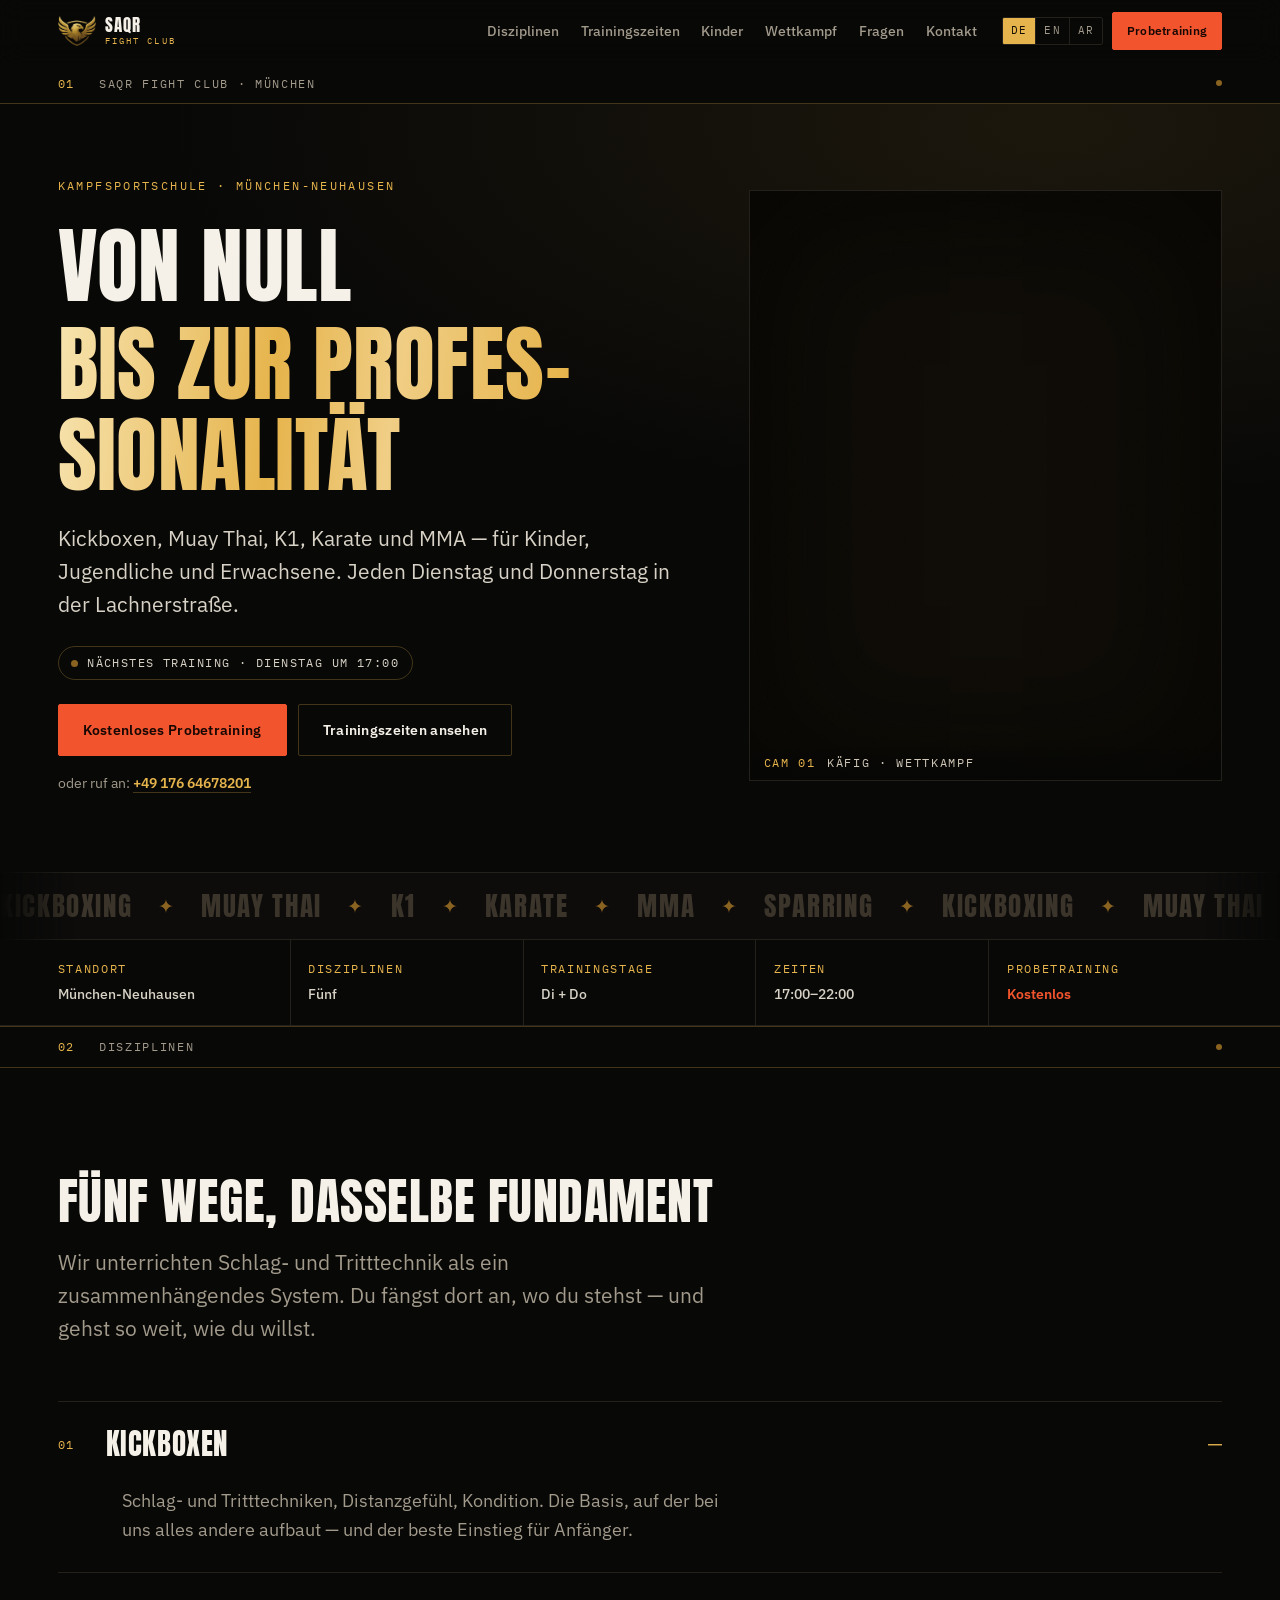
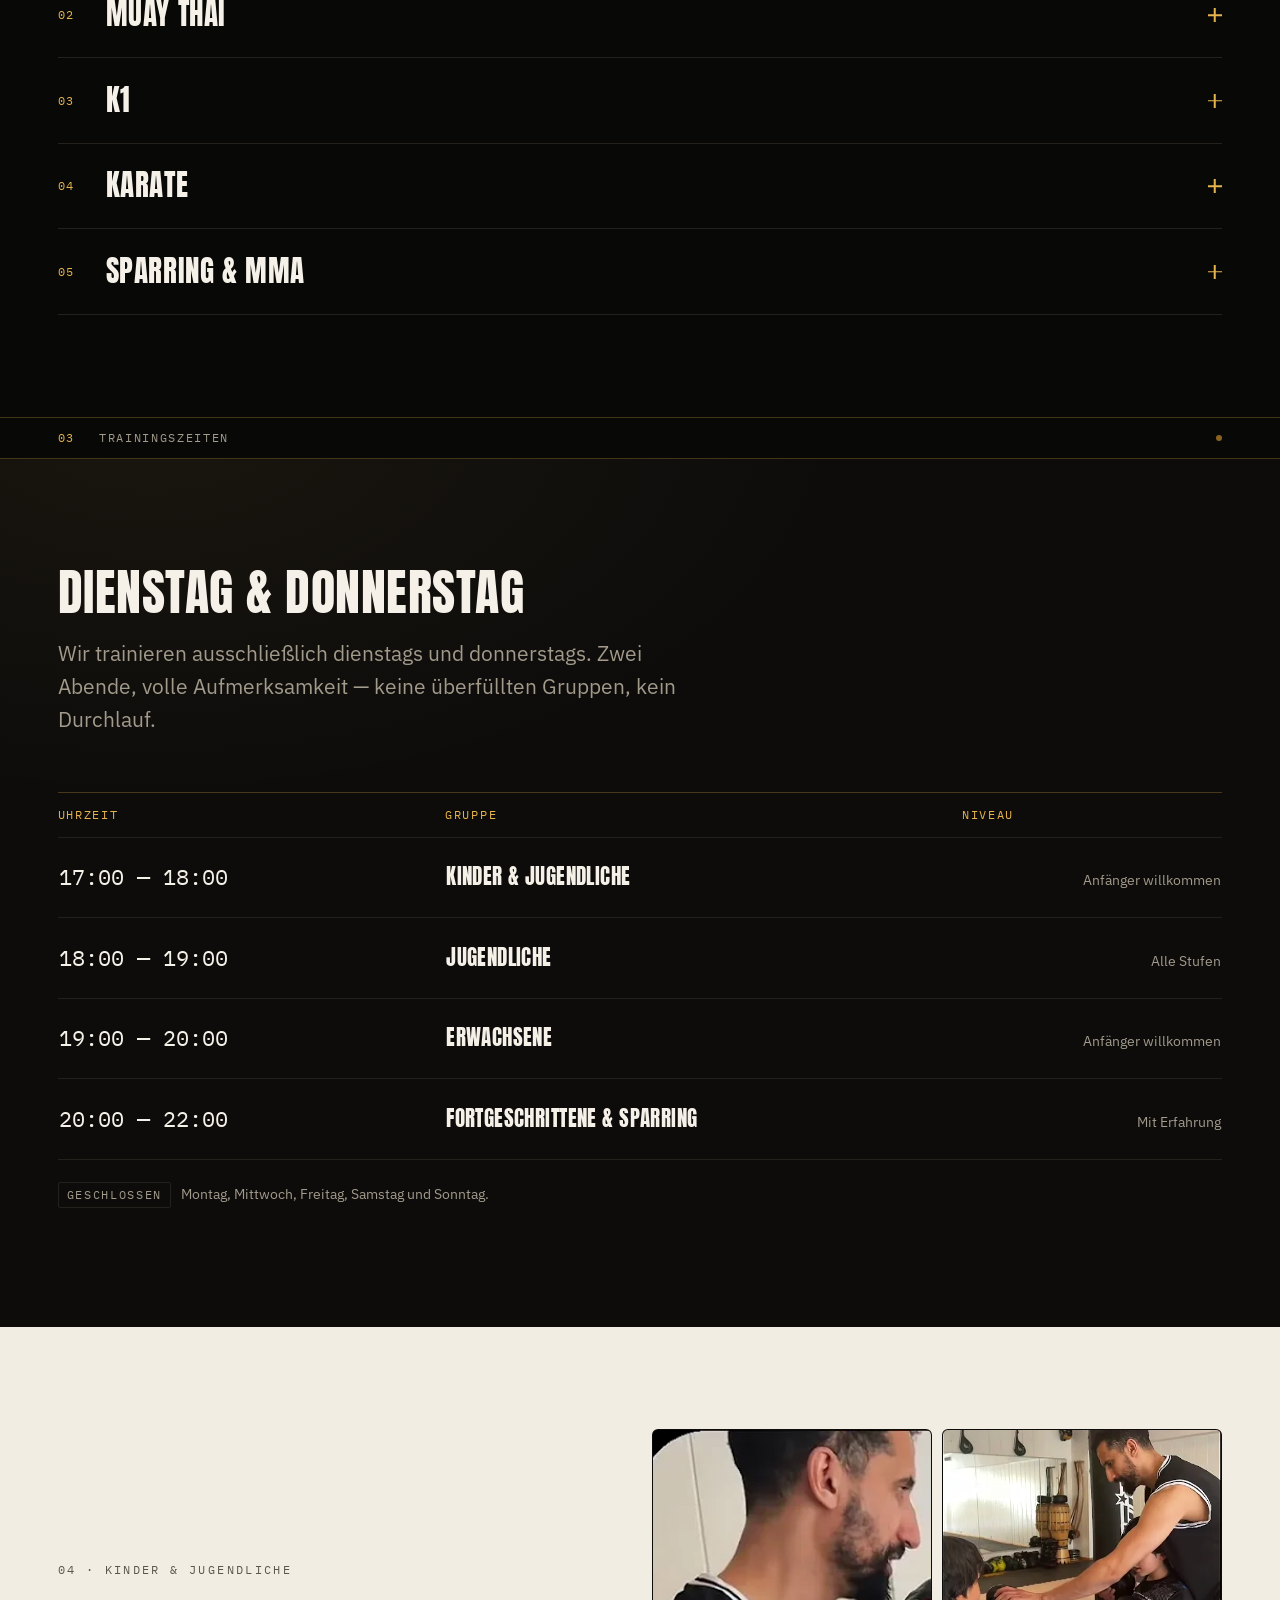
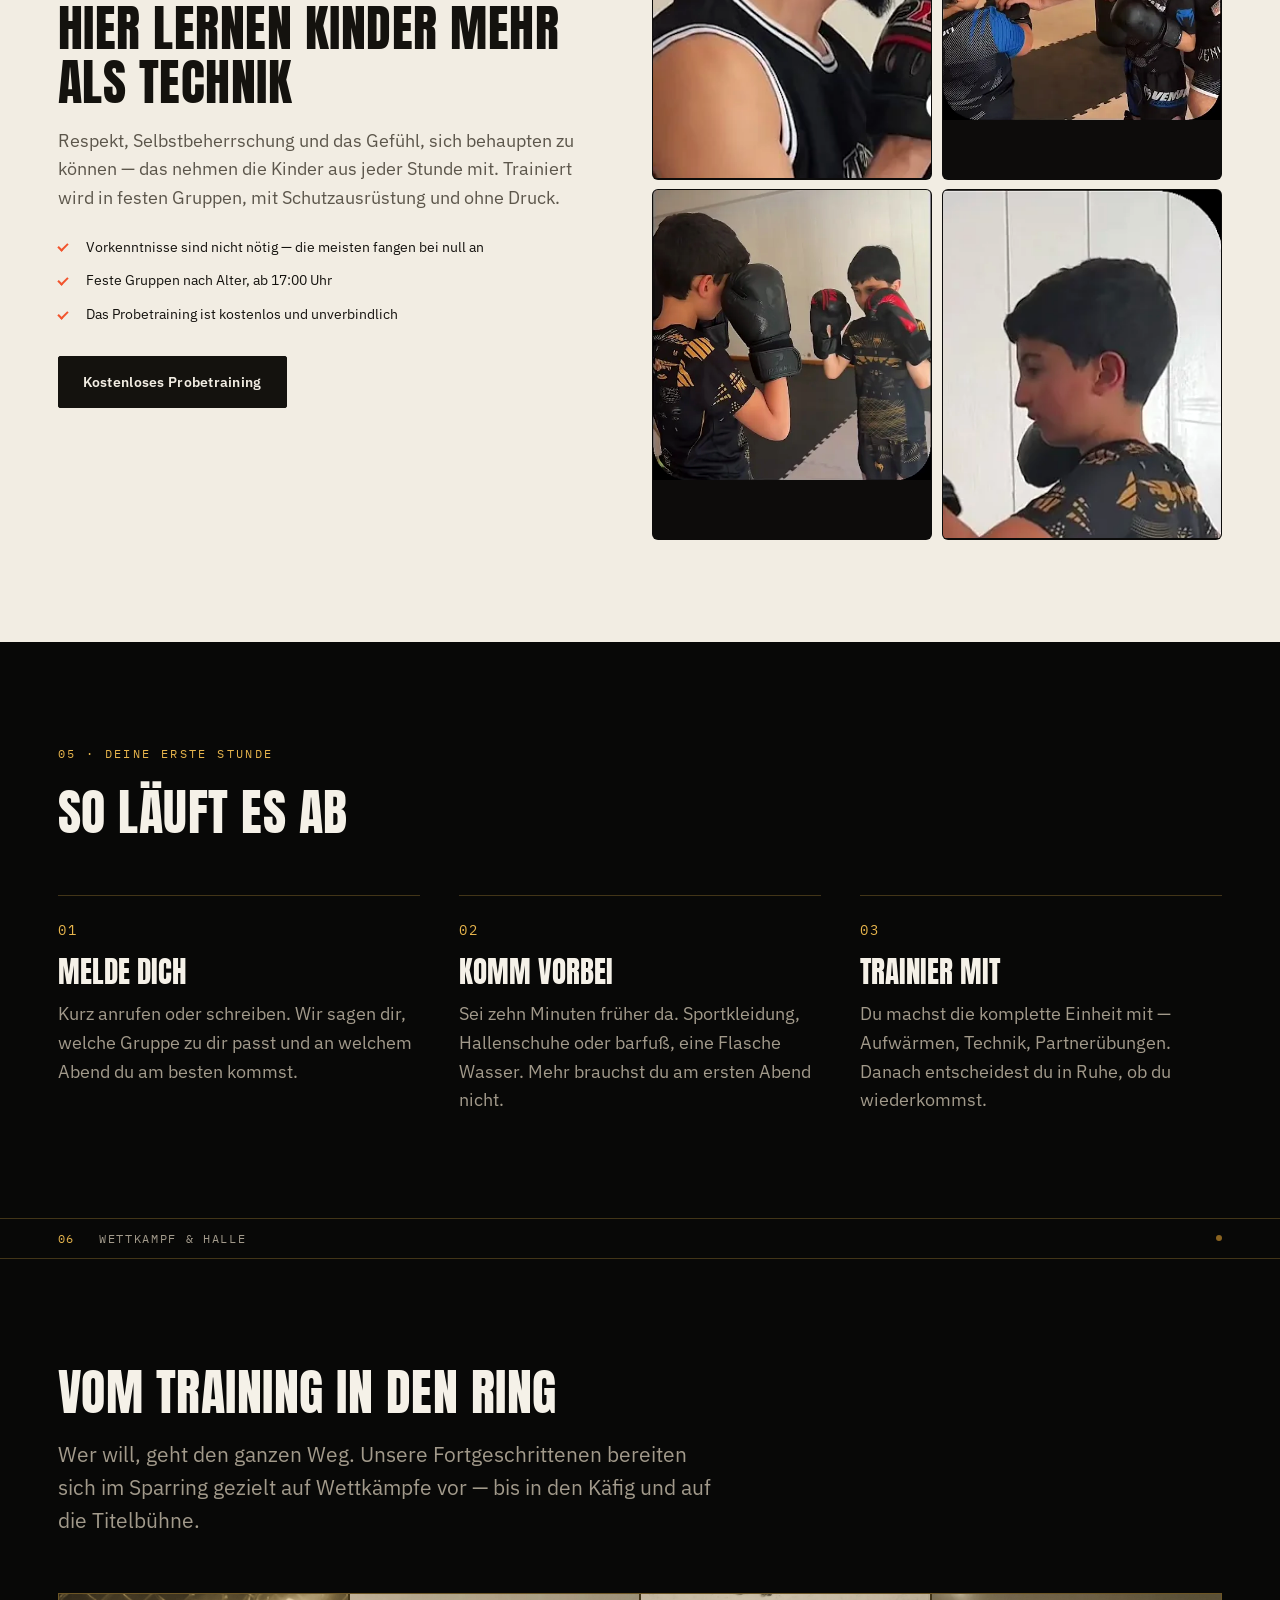
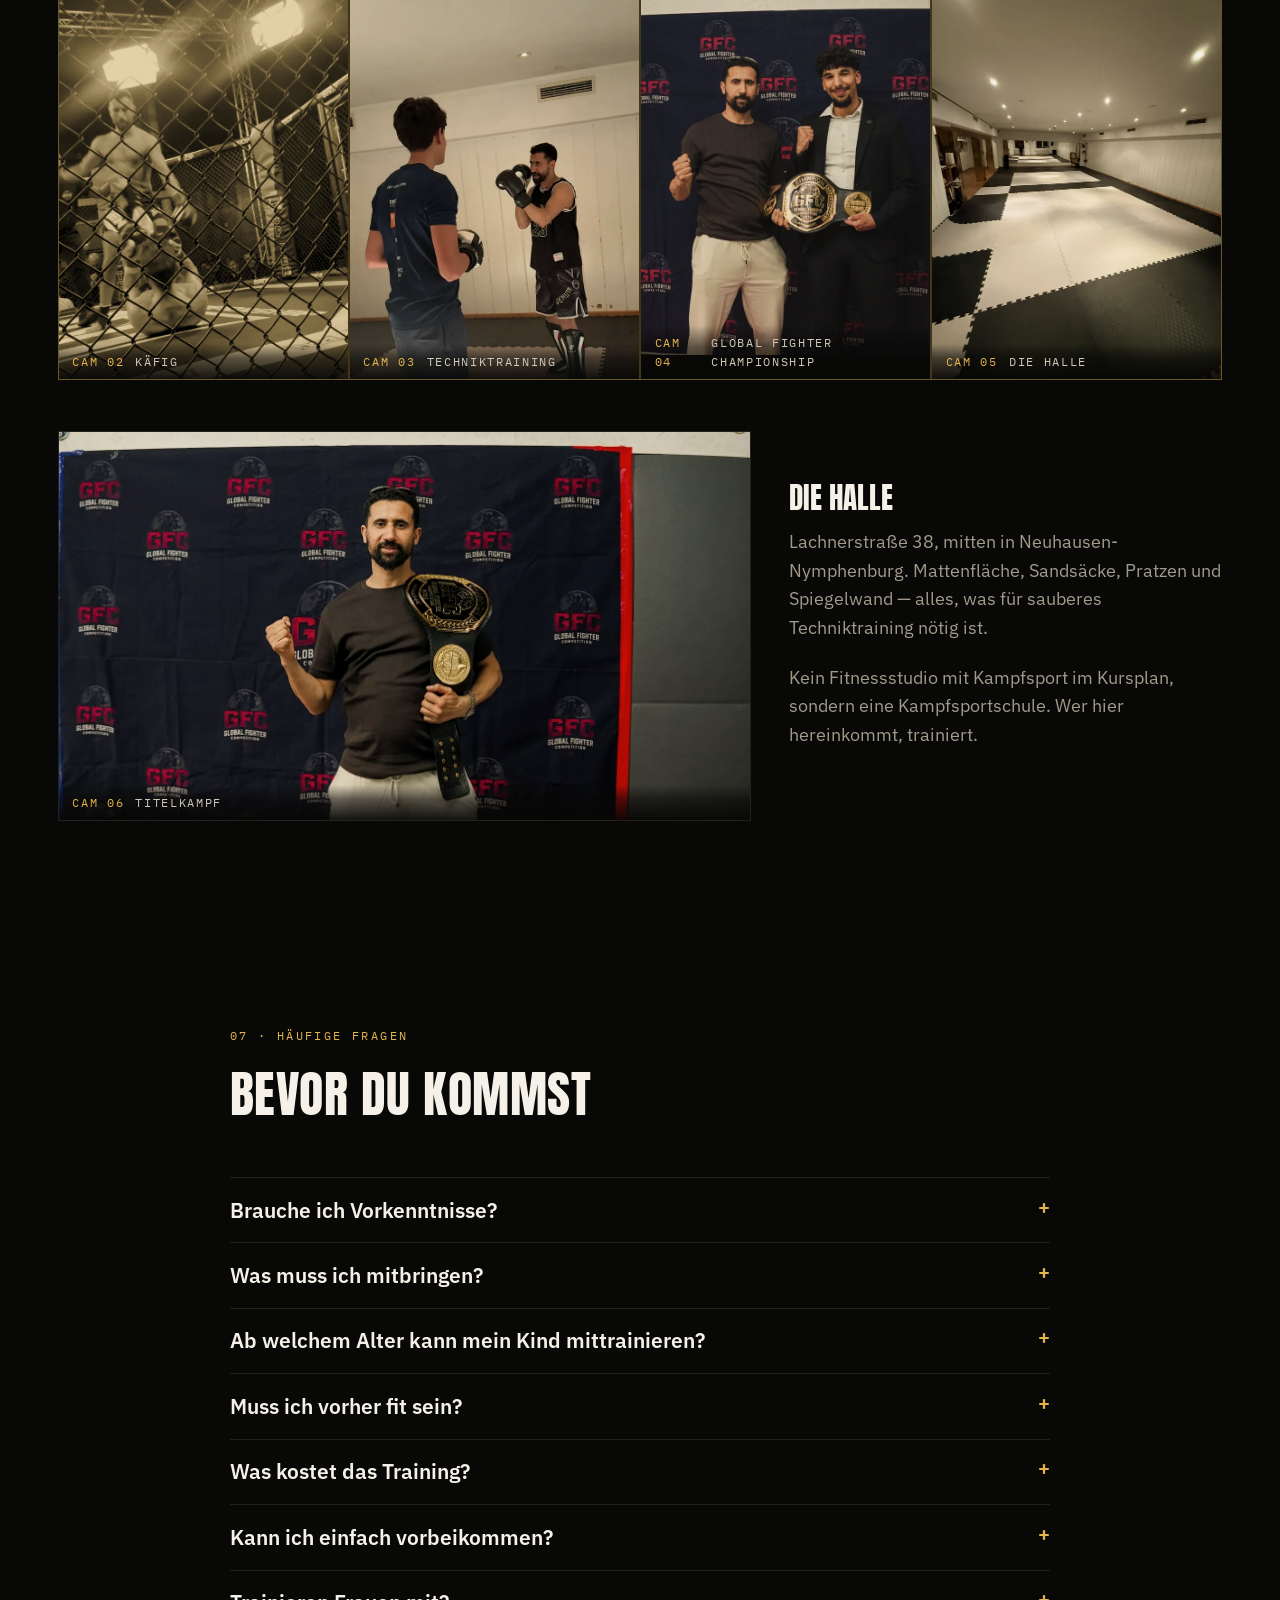
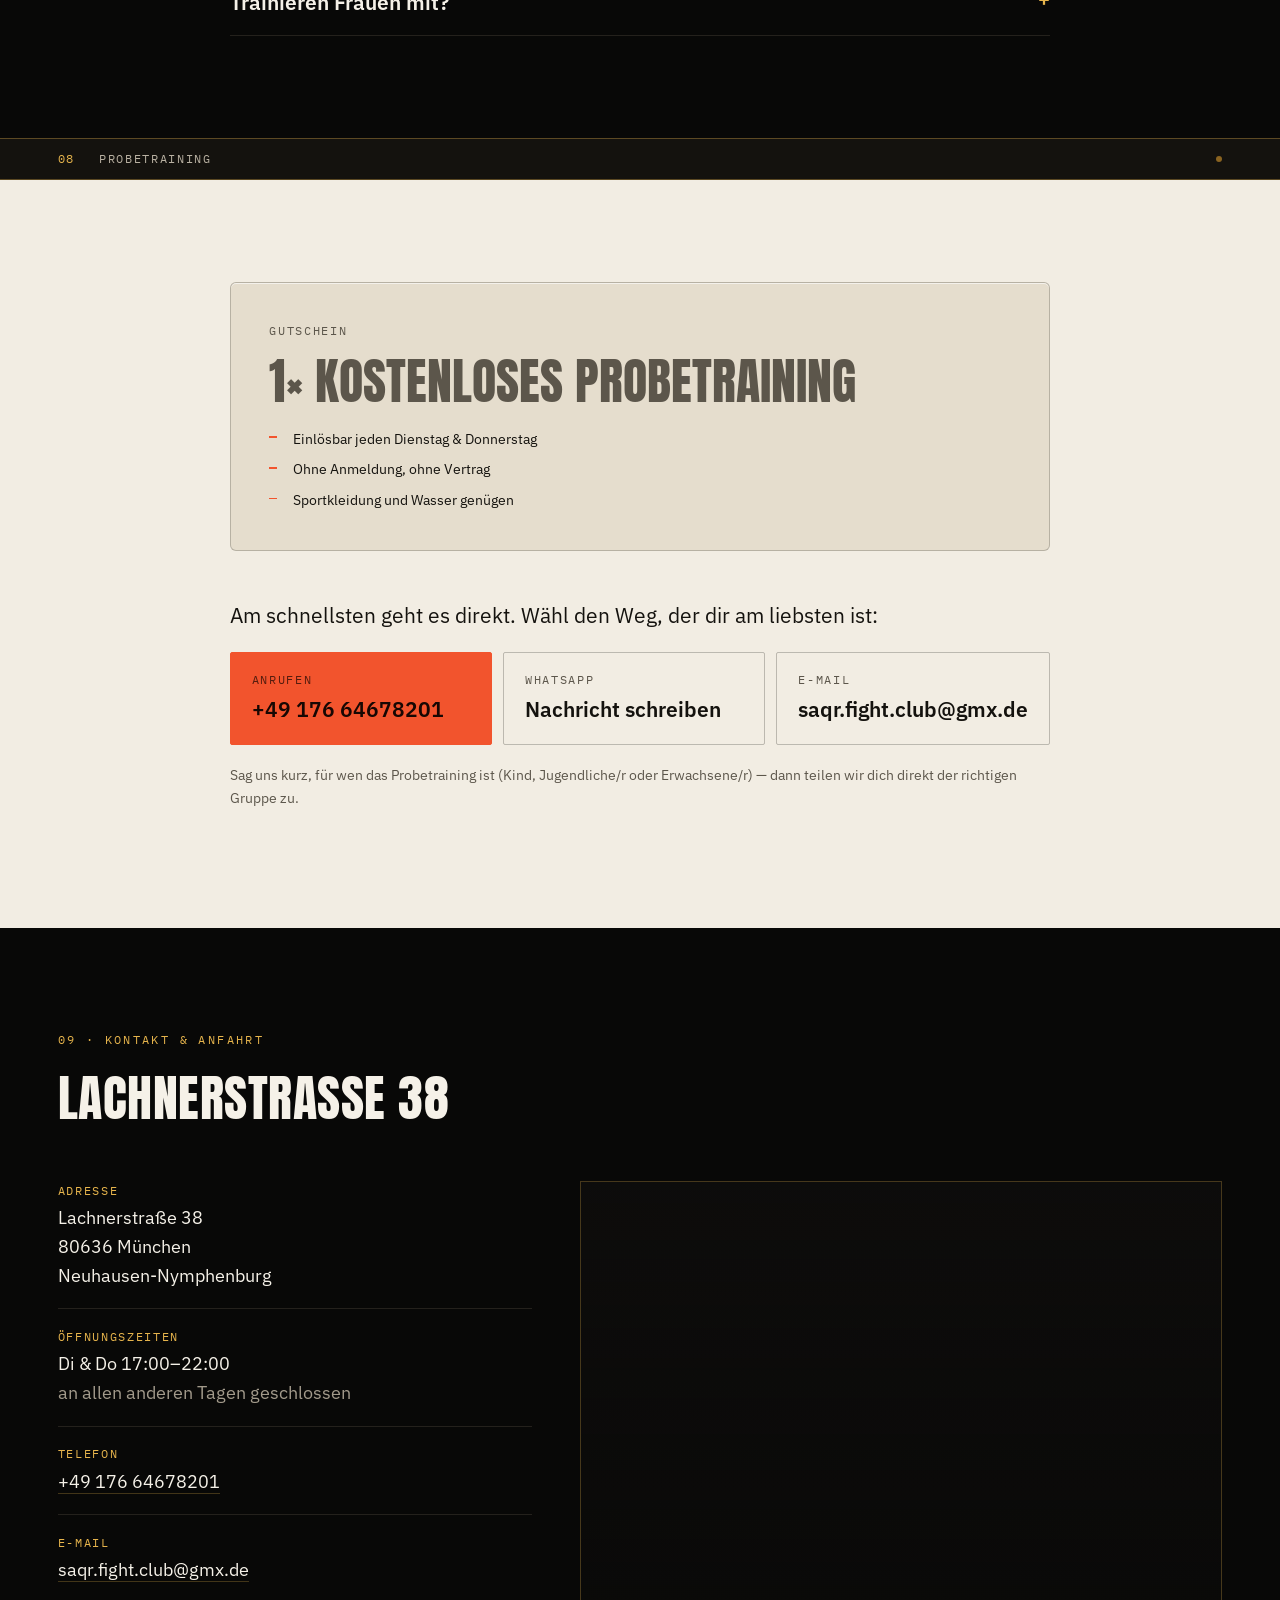
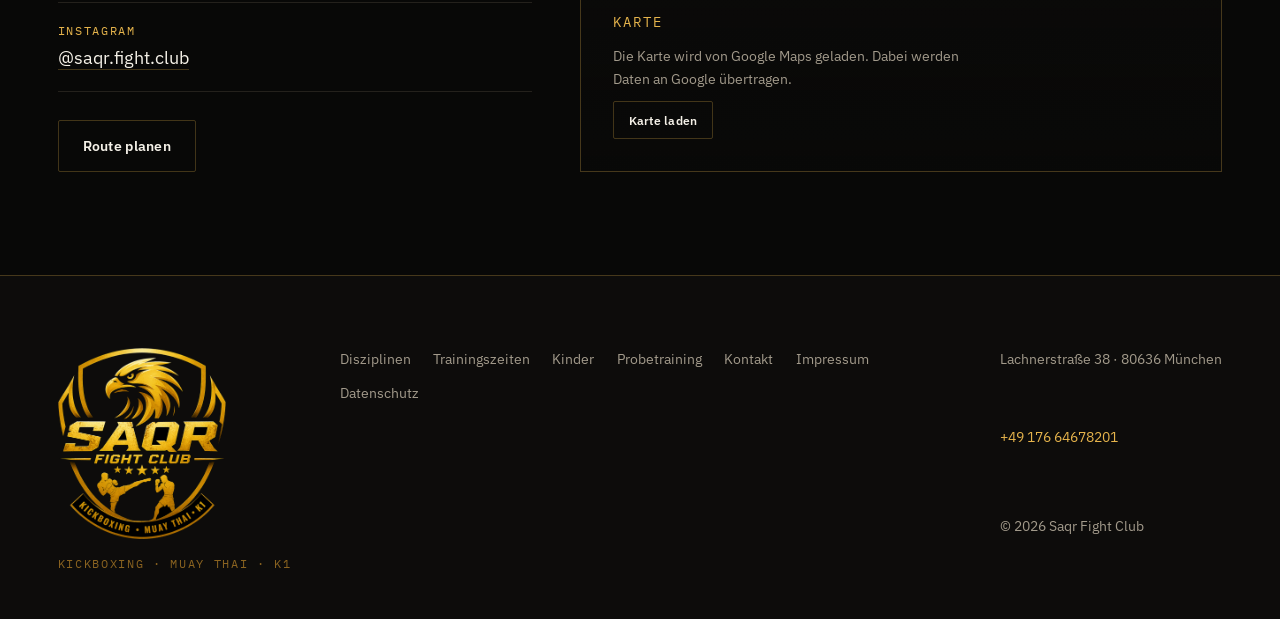
<file: index.html>
<!DOCTYPE html>
<html lang="de" dir="ltr">
<head>
<meta charset="utf-8">
<meta name="viewport" content="width=device-width, initial-scale=1, viewport-fit=cover">
<title>Saqr Fight Club — Kickboxen, Muay Thai &amp; K1 in München-Neuhausen</title>
<meta name="description" content="Kampfsportschule in München-Neuhausen. Kickboxen, Muay Thai, K1, Karate und MMA für Kinder, Jugendliche und Erwachsene. Jeden Dienstag und Donnerstag. Kostenloses Probetraining.">
<meta name="theme-color" content="#080807">
<meta name="color-scheme" content="dark">
<link rel="canonical" href="https://saqr-fight-club.com/">

<meta property="og:type" content="website">
<meta property="og:site_name" content="Saqr Fight Club">
<meta property="og:title" content="Saqr Fight Club — Kampfsport in München-Neuhausen">
<meta property="og:description" content="Kickboxen · Muay Thai · K1 · Karate · MMA. Dienstag &amp; Donnerstag, 17–22 Uhr. Kostenloses Probetraining.">
<meta property="og:image" content="assets/img/og-image.jpg">
<meta property="og:locale" content="de_DE">
<meta name="twitter:card" content="summary_large_image">

<link rel="icon" href="assets/img/favicon.png" sizes="512x512" type="image/png">
<link rel="icon" href="assets/img/favicon-64.png" sizes="64x64" type="image/png">
<link rel="apple-touch-icon" href="assets/img/apple-touch-icon.png">
<link rel="manifest" href="site.webmanifest">

<link rel="preconnect" href="https://fonts.googleapis.com">
<link rel="preconnect" href="https://fonts.gstatic.com" crossorigin>
<link rel="stylesheet" href="https://fonts.googleapis.com/css2?family=Anton&family=IBM+Plex+Mono:wght@400;500&family=IBM+Plex+Sans:wght@400;500;600&display=swap">
<link rel="stylesheet" href="assets/css/styles.css">
<link rel="preload" as="image" href="assets/img/cage-duo-900.webp" type="image/webp" fetchpriority="high">

<script>document.documentElement.classList.add('js');</script>

<script type="application/ld+json">
{
  "@context": "https://schema.org",
  "@type": "SportsActivityLocation",
  "@id": "https://saqr-fight-club.com/#club",
  "name": "Saqr Fight Club",
  "description": "Kampfsportschule in München-Neuhausen: Kickboxen, Muay Thai, K1, Karate und MMA für Kinder, Jugendliche und Erwachsene.",
  "image": "https://saqr-fight-club.com/assets/img/og-image.jpg",
  "logo": "https://saqr-fight-club.com/assets/img/logo-wing.png",
  "telephone": "+4917664678201",
  "email": "saqr.fight.club@gmx.de",
  "sameAs": ["https://www.instagram.com/saqr.fight.club/"],
  "address": {
    "@type": "PostalAddress",
    "streetAddress": "Lachnerstraße 38",
    "postalCode": "80636",
    "addressLocality": "München",
    "addressRegion": "Bayern",
    "addressCountry": "DE"
  },
  "geo": { "@type": "GeoCoordinates", "latitude": 48.1535282, "longitude": 11.5228301 },
  "openingHoursSpecification": [
    { "@type": "OpeningHoursSpecification", "dayOfWeek": ["Tuesday", "Thursday"], "opens": "17:00", "closes": "22:00" }
  ],
  "sport": ["Kickboxing", "Muay Thai", "K-1", "Karate", "Mixed Martial Arts"]
}
</script>
</head>
<body>

<a class="skip" href="#main" data-i18n="a11y.skip">Zum Inhalt springen</a>

<!-- ══════════ HEADER ══════════ -->
<header class="hdr" id="hdr">
  <div class="hdr__in">
    <a class="brand" href="#top" aria-label="Saqr Fight Club — Startseite">
      <img class="brand__mark" src="assets/img/logo-wing-mark.png" alt="" width="720" height="587" decoding="async">
      <span class="brand__txt"><b>SAQR</b><i>Fight Club</i></span>
    </a>

    <nav class="nav" id="nav" aria-label="Hauptnavigation">
      <a href="#disziplinen" data-i18n="nav.disciplines">Disziplinen</a>
      <a href="#zeiten" data-i18n="nav.schedule">Trainingszeiten</a>
      <a href="#kinder" data-i18n="nav.kids">Kinder</a>
      <a href="#wettkampf" data-i18n="nav.competition">Wettkampf</a>
      <a href="#fragen" data-i18n="nav.faq">Fragen</a>
      <a href="#kontakt" data-i18n="nav.contact">Kontakt</a>
    </nav>

    <div class="hdr__right">
      <div class="lang" role="group" aria-label="Sprache / Language / اللغة">
        <button type="button" class="lang__b is-on" data-lang="de" lang="de" aria-pressed="true">DE</button>
        <button type="button" class="lang__b" data-lang="en" lang="en" aria-pressed="false">EN</button>
        <button type="button" class="lang__b" data-lang="ar" lang="ar" aria-pressed="false" aria-label="العربية">AR</button>
      </div>
      <a class="btn btn--flame btn--sm hdr__cta" href="#probetraining" data-i18n="cta.trial">Probetraining</a>
      <button type="button" class="burger" id="burger" aria-expanded="false" aria-controls="nav" aria-label="Menü öffnen">
        <span></span><span></span><span></span>
      </button>
    </div>
  </div>
</header>

<main id="main">

<!-- ══════════ 01 · HERO ══════════ -->
<section class="hero" id="top">
  <div class="bar bar--top">
    <span class="bar__ix">01</span>
    <span class="bar__nm" data-i18n="bar.hero">Saqr Fight Club · München</span>
    <span class="bar__dot" aria-hidden="true"></span>
  </div>

  <div class="hero__grid">
    <div class="hero__copy">
      <p class="eyebrow" data-i18n="hero.eyebrow">Kampfsportschule · München-Neuhausen</p>
      <h1 class="hero__h1">
        <span class="line" data-i18n="hero.h1a">Von null</span>
        <span class="line gild" data-i18n="hero.h1b">bis zur Profes&shy;sio&shy;nalität</span>
      </h1>
      <p class="lead" data-i18n="hero.lead">Kickboxen, Muay Thai, K1, Karate und MMA — für Kinder, Jugendliche und Erwachsene. Jeden Dienstag und Donnerstag in der Lachnerstraße.</p>

      <p class="chip" id="liveChip" hidden>
        <span class="chip__dot" aria-hidden="true"></span>
        <span class="chip__txt" id="liveTxt"></span>
      </p>

      <div class="hero__cta">
        <a class="btn btn--flame" href="#probetraining">
          <span data-i18n="cta.trialFree">Kostenloses Probetraining</span>
        </a>
        <a class="btn btn--ghost" href="#zeiten" data-i18n="cta.seeSchedule">Trainingszeiten ansehen</a>
      </div>
      <p class="hero__tel">
        <span data-i18n="hero.orCall">oder ruf an:</span>
        <a href="tel:+4917664678201" class="telnum">+49&nbsp;176&nbsp;64678201</a>
      </p>
    </div>

    <figure class="hero__plate frame g-a" style="--pb:.88">
      <picture>
        <source type="image/webp" srcset="assets/img/cage-duo-640.webp 640w, assets/img/cage-duo-900.webp 900w" sizes="(max-width:900px) 100vw, 40vw">
        <img src="assets/img/cage-duo.jpg" width="900" height="1600" alt="Zwei Kämpfer im Clinch während eines Käfigkampfes" fetchpriority="high" decoding="async">
      </picture>
      <figcaption class="frame__cap"><span class="mono">CAM 01</span><span data-i18n="cap.cage1">Käfig · Wettkampf</span></figcaption>
    </figure>
  </div>
</section>

<!-- ══════════ TICKER ══════════ -->
<div class="ticker" aria-hidden="true">
  <div class="ticker__track" id="tickerTrack">
    <span>Kickboxing</span><i>✦</i><span>Muay Thai</span><i>✦</i><span>K1</span><i>✦</i><span>Karate</span><i>✦</i><span>MMA</span><i>✦</i><span>Sparring</span><i>✦</i>
  </div>
</div>

<!-- ══════════ KOLOPHON ══════════ -->
<section class="kolo" aria-label="Eckdaten">
  <dl class="kolo__grid">
    <div class="kolo__cell"><dt class="mono" data-i18n="kolo.k1">Standort</dt><dd data-i18n="kolo.v1">München-Neuhausen</dd></div>
    <div class="kolo__cell"><dt class="mono" data-i18n="kolo.k2">Disziplinen</dt><dd data-i18n="kolo.v2">Fünf</dd></div>
    <div class="kolo__cell"><dt class="mono" data-i18n="kolo.k3">Trainingstage</dt><dd data-i18n="kolo.v3">Di + Do</dd></div>
    <div class="kolo__cell"><dt class="mono" data-i18n="kolo.k4">Zeiten</dt><dd class="tnum">17:00–22:00</dd></div>
    <div class="kolo__cell"><dt class="mono" data-i18n="kolo.k5">Probetraining</dt><dd class="is-hot" data-i18n="kolo.v5">Kostenlos</dd></div>
  </dl>
</section>

<!-- ══════════ 02 · DISZIPLINEN ══════════ -->
<section class="sec" id="disziplinen">
  <div class="bar">
    <span class="bar__ix">02</span>
    <span class="bar__nm" data-i18n="bar.disciplines">Disziplinen</span>
    <span class="bar__dot" aria-hidden="true"></span>
  </div>
  <div class="wrap">
    <header class="sec__head">
      <h2 class="h2" data-i18n="disc.h2">Fünf Wege, dasselbe Fundament</h2>
      <p class="sec__lead" data-i18n="disc.lead">Wir unterrichten Schlag- und Tritttechnik als ein zusammenhängendes System. Du fängst dort an, wo du stehst — und gehst so weit, wie du willst.</p>
    </header>

    <div class="disc">
      <details class="disc__row" name="disc" open>
        <summary><span class="mono disc__n">01</span><span class="disc__t" data-i18n="disc.t1">Kickboxen</span><span class="disc__x" aria-hidden="true"></span></summary>
        <div class="disc__body"><p data-i18n="disc.d1">Schlag- und Tritttechniken, Distanzgefühl, Kondition. Die Basis, auf der bei uns alles andere aufbaut — und der beste Einstieg für Anfänger.</p></div>
      </details>
      <details class="disc__row" name="disc">
        <summary><span class="mono disc__n">02</span><span class="disc__t" data-i18n="disc.t2">Muay Thai</span><span class="disc__x" aria-hidden="true"></span></summary>
        <div class="disc__body"><p data-i18n="disc.d2">Das Thaiboxen: Ellbogen, Knie und Clinch kommen dazu. Härte, Timing und ein Körpergefühl, das dich im Stand überlegen macht.</p></div>
      </details>
      <details class="disc__row" name="disc">
        <summary><span class="mono disc__n">03</span><span class="disc__t" data-i18n="disc.t3">K1</span><span class="disc__x" aria-hidden="true"></span></summary>
        <div class="disc__body"><p data-i18n="disc.d3">Das Wettkampfregelwerk zwischen Kickboxen und Muay Thai. Schnell, direkt, kompromisslos — hier trainieren wir für den Ring.</p></div>
      </details>
      <details class="disc__row" name="disc">
        <summary><span class="mono disc__n">04</span><span class="disc__t" data-i18n="disc.t4">Karate</span><span class="disc__x" aria-hidden="true"></span></summary>
        <div class="disc__body"><p data-i18n="disc.d4">Form, Disziplin und Kontrolle. Für Kinder ein starkes Fundament, für Erwachsene die saubere Technik hinter jeder Bewegung.</p></div>
      </details>
      <details class="disc__row" name="disc">
        <summary><span class="mono disc__n">05</span><span class="disc__t" data-i18n="disc.t5">Sparring &amp; MMA</span><span class="disc__x" aria-hidden="true"></span></summary>
        <div class="disc__body"><p data-i18n="disc.d5">Kontrolliertes Sparring für Fortgeschrittene, dazu Bodenarbeit und Wettkampfvorbereitung. Zwei Stunden am Abend, wenn die Halle uns gehört.</p></div>
      </details>
    </div>
  </div>
</section>

<!-- ══════════ 03 · TRAININGSZEITEN ══════════ -->
<section class="sec sec--zeit" id="zeiten">
  <div class="bar">
    <span class="bar__ix">03</span>
    <span class="bar__nm" data-i18n="bar.schedule">Trainingszeiten</span>
    <span class="bar__dot" aria-hidden="true"></span>
  </div>
  <div class="wrap">
    <header class="sec__head">
      <h2 class="h2" data-i18n="sched.h2">Dienstag &amp; Donnerstag</h2>
      <p class="sec__lead" data-i18n="sched.lead">Wir trainieren ausschließlich dienstags und donnerstags. Zwei Abende, volle Aufmerksamkeit — keine überfüllten Gruppen, kein Durchlauf.</p>
    </header>

    <table class="sched">
      <caption class="vh" data-i18n="sched.caption">Trainingszeiten dienstags und donnerstags</caption>
      <thead>
        <tr><th scope="col" class="mono" data-i18n="sched.thTime">Uhrzeit</th><th scope="col" class="mono" data-i18n="sched.thGroup">Gruppe</th><th scope="col" class="mono" data-i18n="sched.thLevel">Niveau</th></tr>
      </thead>
      <tbody>
        <tr data-slot="17"><td class="sched__t tnum">17:00 — 18:00</td><td class="sched__g" data-i18n="sched.g1">Kinder &amp; Jugendliche</td><td class="sched__l" data-i18n="sched.l1">Anfänger willkommen</td></tr>
        <tr data-slot="18"><td class="sched__t tnum">18:00 — 19:00</td><td class="sched__g" data-i18n="sched.g2">Jugendliche</td><td class="sched__l" data-i18n="sched.l2">Alle Stufen</td></tr>
        <tr data-slot="19"><td class="sched__t tnum">19:00 — 20:00</td><td class="sched__g" data-i18n="sched.g3">Erwachsene</td><td class="sched__l" data-i18n="sched.l3">Anfänger willkommen</td></tr>
        <tr data-slot="20"><td class="sched__t tnum">20:00 — 22:00</td><td class="sched__g" data-i18n="sched.g4">Fort&shy;geschrittene &amp; Sparring</td><td class="sched__l" data-i18n="sched.l4">Mit Erfahrung</td></tr>
      </tbody>
    </table>

    <p class="sched__foot">
      <span class="mono" data-i18n="sched.closedLabel">Geschlossen</span>
      <span data-i18n="sched.closed">Montag, Mittwoch, Freitag, Samstag und Sonntag.</span>
    </p>
  </div>
</section>

<!-- ══════════ 04 · KINDER (Papier-Umkehr) ══════════ -->
<section class="sec band--bone" id="kinder">
  <div class="wrap">
    <div class="kids">
      <div class="kids__copy">
        <p class="eyebrow eyebrow--dark" data-i18n="kids.eyebrow">04 · Kinder &amp; Jugendliche</p>
        <h2 class="h2 h2--dark" data-i18n="kids.h2">Hier lernen Kinder mehr als Technik</h2>
        <p data-i18n="kids.p1">Respekt, Selbstbeherrschung und das Gefühl, sich behaupten zu können — das nehmen die Kinder aus jeder Stunde mit. Trainiert wird in festen Gruppen, mit Schutzausrüstung und ohne Druck.</p>
        <ul class="ticks">
          <li data-i18n="kids.b1">Vorkenntnisse sind nicht nötig — die meisten fangen bei null an</li>
          <li data-i18n="kids.b2">Feste Gruppen nach Alter, ab 17:00 Uhr</li>
          <li data-i18n="kids.b3">Das Probetraining ist kostenlos und unverbindlich</li>
        </ul>
        <a class="btn btn--dark" href="#probetraining" data-i18n="cta.trialFree">Kostenloses Probetraining</a>
      </div>

      <div class="kids__mosaic">
        <figure class="frame frame--soft g-c">
          <picture><source type="image/webp" srcset="assets/img/coach-pads-265.webp 265w" sizes="(max-width:920px) 45vw, 15vw">
          <img src="assets/img/coach-pads.jpg" width="265" height="331" alt="Trainer hält Pratzen für ein Kind im Training" loading="lazy" decoding="async"></picture>
        </figure>
        <figure class="frame frame--soft g-c">
          <picture><source type="image/webp" srcset="assets/img/kids-guard-464.webp 464w" sizes="(max-width:920px) 45vw, 15vw">
          <img src="assets/img/kids-guard.jpg" width="464" height="483" alt="Trainer korrigiert die Deckung eines Kindes am Sandsack" loading="lazy" decoding="async"></picture>
        </figure>
        <figure class="frame frame--soft g-c">
          <picture><source type="image/webp" srcset="assets/img/kids-spar-464.webp 464w" sizes="(max-width:920px) 45vw, 15vw">
          <img src="assets/img/kids-spar.jpg" width="464" height="483" alt="Zwei Kinder trainieren mit Boxhandschuhen gegeneinander" loading="lazy" decoding="async"></picture>
        </figure>
        <figure class="frame frame--soft g-c">
          <picture><source type="image/webp" srcset="assets/img/kid-punch-271.webp 271w" sizes="(max-width:920px) 45vw, 15vw">
          <img src="assets/img/kid-punch.jpg" width="271" height="339" alt="Kind schlägt konzentriert auf die Pratze des Trainers" loading="lazy" decoding="async"></picture>
        </figure>
      </div>
    </div>
  </div>
</section>

<!-- ══════════ 05 · ERSTE STUNDE ══════════ -->
<section class="sec sec--steps" id="erste-stunde">
  <div class="wrap">
    <header class="sec__head">
      <p class="eyebrow">05 · <span data-i18n="steps.eyebrow">Deine erste Stunde</span></p>
      <h2 class="h2" data-i18n="steps.h2">So läuft es ab</h2>
    </header>
    <ol class="steps">
      <li class="steps__i">
        <span class="steps__n mono">01</span>
        <h3 class="steps__t" data-i18n="steps.t1">Melde dich</h3>
        <p data-i18n="steps.p1">Kurz anrufen oder schreiben. Wir sagen dir, welche Gruppe zu dir passt und an welchem Abend du am besten kommst.</p>
      </li>
      <li class="steps__i">
        <span class="steps__n mono">02</span>
        <h3 class="steps__t" data-i18n="steps.t2">Komm vorbei</h3>
        <p data-i18n="steps.p2">Sei zehn Minuten früher da. Sportkleidung, Hallenschuhe oder barfuß, eine Flasche Wasser. Mehr brauchst du am ersten Abend nicht.</p>
      </li>
      <li class="steps__i">
        <span class="steps__n mono">03</span>
        <h3 class="steps__t" data-i18n="steps.t3">Trainier mit</h3>
        <p data-i18n="steps.p3">Du machst die komplette Einheit mit — Aufwärmen, Technik, Partnerübungen. Danach entscheidest du in Ruhe, ob du wiederkommst.</p>
      </li>
    </ol>
  </div>
</section>

<!-- ══════════ 06 · WETTKAMPF + HALLE (Multicam) ══════════ -->
<section class="sec" id="wettkampf">
  <div class="bar">
    <span class="bar__ix">06</span>
    <span class="bar__nm" data-i18n="bar.competition">Wettkampf &amp; Halle</span>
    <span class="bar__dot" aria-hidden="true"></span>
  </div>
  <div class="wrap">
    <header class="sec__head">
      <h2 class="h2" data-i18n="comp.h2">Vom Training in den Ring</h2>
      <p class="sec__lead" data-i18n="comp.lead">Wer will, geht den ganzen Weg. Unsere Fortgeschrittenen bereiten sich im Sparring gezielt auf Wettkämpfe vor — bis in den Käfig und auf die Titelbühne.</p>
    </header>

    <div class="multicam">
      <figure class="frame g-a a-34" style="--pb:.9">
        <picture><source type="image/webp" srcset="assets/img/cage-solo-640.webp 640w, assets/img/cage-solo-930.webp 930w" sizes="(max-width:760px) 92vw, 24vw">
        <img src="assets/img/cage-solo.jpg" width="930" height="1600" alt="Kämpfer in Kampfstellung im beleuchteten Käfig" loading="lazy" decoding="async"></picture>
        <figcaption class="frame__cap"><span class="mono">CAM 02</span><span data-i18n="cap.cage2">Käfig</span></figcaption>
      </figure>
      <figure class="frame g-b a-34">
        <picture><source type="image/webp" srcset="assets/img/pads-teen-640.webp 640w, assets/img/pads-teen-900.webp 900w" sizes="(max-width:760px) 92vw, 24vw">
        <img src="assets/img/pads-teen.jpg" width="900" height="1600" alt="Trainer hält Pratzen für einen Jugendlichen im Techniktraining" loading="lazy" decoding="async"></picture>
        <figcaption class="frame__cap"><span class="mono">CAM 03</span><span data-i18n="cap.pads">Techniktraining</span></figcaption>
      </figure>
      <figure class="frame g-b a-34">
        <picture><source type="image/webp" srcset="assets/img/belts-duo-640.webp 640w, assets/img/belts-duo-810.webp 810w" sizes="(max-width:760px) 92vw, 24vw">
        <img src="assets/img/belts-duo.jpg" width="810" height="1012" alt="Trainer und Kämpfer mit zwei Meisterschaftsgürteln vor der Wand der Global Fighter Championship" loading="lazy" decoding="async"></picture>
        <figcaption class="frame__cap"><span class="mono">CAM 04</span><span data-i18n="cap.belts1">Global Fighter Championship</span></figcaption>
      </figure>
      <figure class="frame g-b a-34">
        <picture><source type="image/webp" srcset="assets/img/hall-640.webp 640w, assets/img/hall-1200.webp 1200w" sizes="(max-width:760px) 92vw, 24vw">
        <img src="assets/img/hall.jpg" width="1200" height="1600" alt="Trainingshalle mit schwarzer Mattenfläche in der Lachnerstraße" loading="lazy" decoding="async"></picture>
        <figcaption class="frame__cap"><span class="mono">CAM 05</span><span data-i18n="cap.hall">Die Halle</span></figcaption>
      </figure>
    </div>

    <div class="wide">
      <figure class="frame g-b a-169">
        <picture><source type="image/webp" srcset="assets/img/belts-coach-640.webp 640w, assets/img/belts-coach-1400.webp 1400w" sizes="(max-width:900px) 94vw, 62vw">
        <img src="assets/img/belts-coach.jpg" width="1400" height="788" alt="Trainer mit zwei Meisterschaftsgürteln vor dem Banner der Global Fighter Championship" loading="lazy" decoding="async"></picture>
        <figcaption class="frame__cap"><span class="mono">CAM 06</span><span data-i18n="cap.belts2">Titelkampf</span></figcaption>
      </figure>
      <div class="wide__aside">
        <h3 class="h3" data-i18n="comp.h3">Die Halle</h3>
        <p data-i18n="comp.p1">Lachnerstraße 38, mitten in Neuhausen-Nymphenburg. Mattenfläche, Sandsäcke, Pratzen und Spiegelwand — alles, was für sauberes Techniktraining nötig ist.</p>
        <p data-i18n="comp.p2">Kein Fitnessstudio mit Kampfsport im Kursplan, sondern eine Kampfsportschule. Wer hier hereinkommt, trainiert.</p>
      </div>
    </div>
  </div>
</section>

<!-- ══════════ 07 · FAQ ══════════ -->
<section class="sec" id="fragen">
  <div class="wrap wrap--narrow">
    <header class="sec__head">
      <p class="eyebrow">07 · <span data-i18n="faq.eyebrow">Häufige Fragen</span></p>
      <h2 class="h2" data-i18n="faq.h2">Bevor du kommst</h2>
    </header>
    <div class="faq">
      <details class="faq__i"><summary><span data-i18n="faq.q1">Brauche ich Vorkenntnisse?</span></summary><div class="faq__a"><p data-i18n="faq.a1">Nein. Die meisten fangen bei null an. Sag beim Probetraining einfach Bescheid — du wirst entsprechend eingeteilt.</p></div></details>
      <details class="faq__i"><summary><span data-i18n="faq.q2">Was muss ich mitbringen?</span></summary><div class="faq__a"><p data-i18n="faq.a2">Sportkleidung, Hallenschuhe oder barfuß, eine Flasche Wasser. Handschuhe und Schutzausrüstung besprechen wir beim ersten Training.</p></div></details>
      <details class="faq__i"><summary><span data-i18n="faq.q3">Ab welchem Alter kann mein Kind mittrainieren?</span></summary><div class="faq__a"><p data-i18n="faq.a3">Es gibt eine feste Gruppe für Kinder und Jugendliche ab 17:00 Uhr. Das passende Alter klären wir kurz am Telefon — ruf einfach an.</p></div></details>
      <details class="faq__i"><summary><span data-i18n="faq.q4">Muss ich vorher fit sein?</span></summary><div class="faq__a"><p data-i18n="faq.a4">Nein. Kondition ist das Ergebnis des Trainings, nicht die Voraussetzung dafür. Du gehst in deinem Tempo mit.</p></div></details>
      <details class="faq__i"><summary><span data-i18n="faq.q5">Was kostet das Training?</span></summary><div class="faq__a"><p data-i18n="faq.a5">Das Probetraining ist kostenlos. Zu den Beiträgen beraten wir dich persönlich — am besten direkt am Telefon oder vor Ort.</p></div></details>
      <details class="faq__i"><summary><span data-i18n="faq.q6">Kann ich einfach vorbeikommen?</span></summary><div class="faq__a"><p data-i18n="faq.a6">Ja, dienstags oder donnerstags zur passenden Gruppenzeit. Ein kurzer Anruf vorher hilft uns, dich richtig einzuplanen.</p></div></details>
      <details class="faq__i"><summary><span data-i18n="faq.q7">Trainieren Frauen mit?</span></summary><div class="faq__a"><p data-i18n="faq.a7">Ja. Alle Gruppen sind gemischt, und wir achten beim Partnertraining auf eine passende Einteilung.</p></div></details>
    </div>
  </div>
</section>

<!-- ══════════ 08 · PROBETRAINING (Papier-Umkehr) ══════════ -->
<section class="sec band--bone" id="probetraining">
  <div class="bar bar--dark">
    <span class="bar__ix">08</span>
    <span class="bar__nm" data-i18n="bar.trial">Probetraining</span>
    <span class="bar__dot" aria-hidden="true"></span>
  </div>
  <div class="wrap wrap--narrow">
    <div class="voucher">
      <p class="voucher__k mono" data-i18n="voucher.k">Gutschein</p>
      <p class="voucher__h"><span class="tnum">1×</span> <span data-i18n="voucher.h">Kostenloses Probetraining</span></p>
      <ul class="voucher__l">
        <li data-i18n="voucher.l1">Einlösbar jeden Dienstag &amp; Donnerstag</li>
        <li data-i18n="voucher.l2">Ohne Anmeldung, ohne Vertrag</li>
        <li data-i18n="voucher.l3">Sportkleidung und Wasser genügen</li>
      </ul>
    </div>

    <p class="convo" data-i18n="conv.lead">Am schnellsten geht es direkt. Wähl den Weg, der dir am liebsten ist:</p>

    <div class="convo__grid">
      <a class="tap tap--flame" href="tel:+4917664678201">
        <span class="tap__k mono" data-i18n="conv.callK">Anrufen</span>
        <span class="tap__v tnum">+49 176 64678201</span>
      </a>
      <a class="tap" href="https://wa.me/4917664678201" target="_blank" rel="noopener">
        <span class="tap__k mono">WhatsApp</span>
        <span class="tap__v" data-i18n="conv.waV">Nachricht schreiben</span>
      </a>
      <a class="tap" href="mailto:saqr.fight.club@gmx.de?subject=Probetraining">
        <span class="tap__k mono" data-i18n="conv.mailK">E-Mail</span>
        <span class="tap__v">saqr.fight.club@gmx.de</span>
      </a>
    </div>
    <p class="convo__note" data-i18n="conv.note">Sag uns kurz, für wen das Probetraining ist (Kind, Jugendliche/r oder Erwachsene/r) — dann teilen wir dich direkt der richtigen Gruppe zu.</p>
  </div>
</section>

<!-- ══════════ 09 · KONTAKT ══════════ -->
<section class="sec" id="kontakt">
  <div class="wrap">
    <header class="sec__head">
      <p class="eyebrow">09 · <span data-i18n="contact.eyebrow">Kontakt &amp; Anfahrt</span></p>
      <h2 class="h2" data-i18n="contact.h2">Lachnerstraße 38</h2>
    </header>

    <div class="contact">
      <div class="contact__info">
        <dl class="dlist">
          <div><dt class="mono" data-i18n="contact.addr">Adresse</dt><dd><address>Lachnerstraße 38<br>80636 München<br><span data-i18n="contact.district">Neuhausen-Nym&shy;phenburg</span></address></dd></div>
          <div><dt class="mono" data-i18n="contact.hours">Öffnungszeiten</dt><dd><span class="tnum">Di &amp; Do 17:00–22:00</span><br><span class="muted" data-i18n="contact.hoursElse">an allen anderen Tagen geschlossen</span></dd></div>
          <div><dt class="mono" data-i18n="contact.phone">Telefon</dt><dd><a href="tel:+4917664678201" class="tnum">+49 176 64678201</a></dd></div>
          <div><dt class="mono" data-i18n="contact.mail">E-Mail</dt><dd><a href="mailto:saqr.fight.club@gmx.de">saqr.fight.club@gmx.de</a></dd></div>
          <div><dt class="mono">Instagram</dt><dd><a href="https://www.instagram.com/saqr.fight.club/" target="_blank" rel="noopener">@saqr.fight.club</a></dd></div>
        </dl>
        <a class="btn btn--ghost" href="https://www.google.com/maps/dir/?api=1&amp;destination=Lachnerstra%C3%9Fe+38%2C+80636+M%C3%BCnchen" target="_blank" rel="noopener" data-i18n="contact.route">Route planen</a>
      </div>

      <div class="mapbox" id="mapbox">
        <div class="mapbox__ph" id="mapPh">
          <p class="mono" data-i18n="map.k">Karte</p>
          <p data-i18n="map.notice">Die Karte wird von Google Maps geladen. Dabei werden Daten an Google übertragen.</p>
          <button type="button" class="btn btn--ghost btn--sm" id="mapBtn" data-i18n="map.load">Karte laden</button>
        </div>
      </div>
    </div>
  </div>
</section>

</main>

<!-- ══════════ FOOTER ══════════ -->
<footer class="ft">
  <div class="wrap ft__in">
    <div class="ft__brand">
      <img src="assets/img/logo.png" alt="Saqr Fight Club" width="760" height="867" loading="lazy" decoding="async">
      <p class="ft__tag mono">Kickboxing · Muay Thai · K1</p>
    </div>
    <nav class="ft__nav" aria-label="Fußzeile">
      <a href="#disziplinen" data-i18n="nav.disciplines">Disziplinen</a>
      <a href="#zeiten" data-i18n="nav.schedule">Trainingszeiten</a>
      <a href="#kinder" data-i18n="nav.kids">Kinder</a>
      <a href="#probetraining" data-i18n="cta.trial">Probetraining</a>
      <a href="#kontakt" data-i18n="nav.contact">Kontakt</a>
      <a href="impressum.html" data-i18n="nav.imprint">Impressum</a>
      <a href="datenschutz.html" data-i18n="nav.privacy">Datenschutz</a>
    </nav>
    <div class="ft__meta">
      <address>Lachnerstraße 38 · 80636 München</address>
      <a href="tel:+4917664678201" class="tnum">+49 176 64678201</a>
      <p class="muted">© <span id="yr">2026</span> Saqr Fight Club</p>
    </div>
  </div>
</footer>

<!-- ══════════ MOBILE THUMB BAR ══════════ -->
<div class="thumb" id="thumb">
  <a class="thumb__b" href="tel:+4917664678201"><span data-i18n="thumb.call">Anrufen</span></a>
  <a class="thumb__b thumb__b--flame" href="#probetraining"><span data-i18n="cta.trial">Probetraining</span></a>
</div>

<script src="assets/js/i18n.js"></script>
<script src="assets/js/main.js"></script>
</body>
</html>
</file>
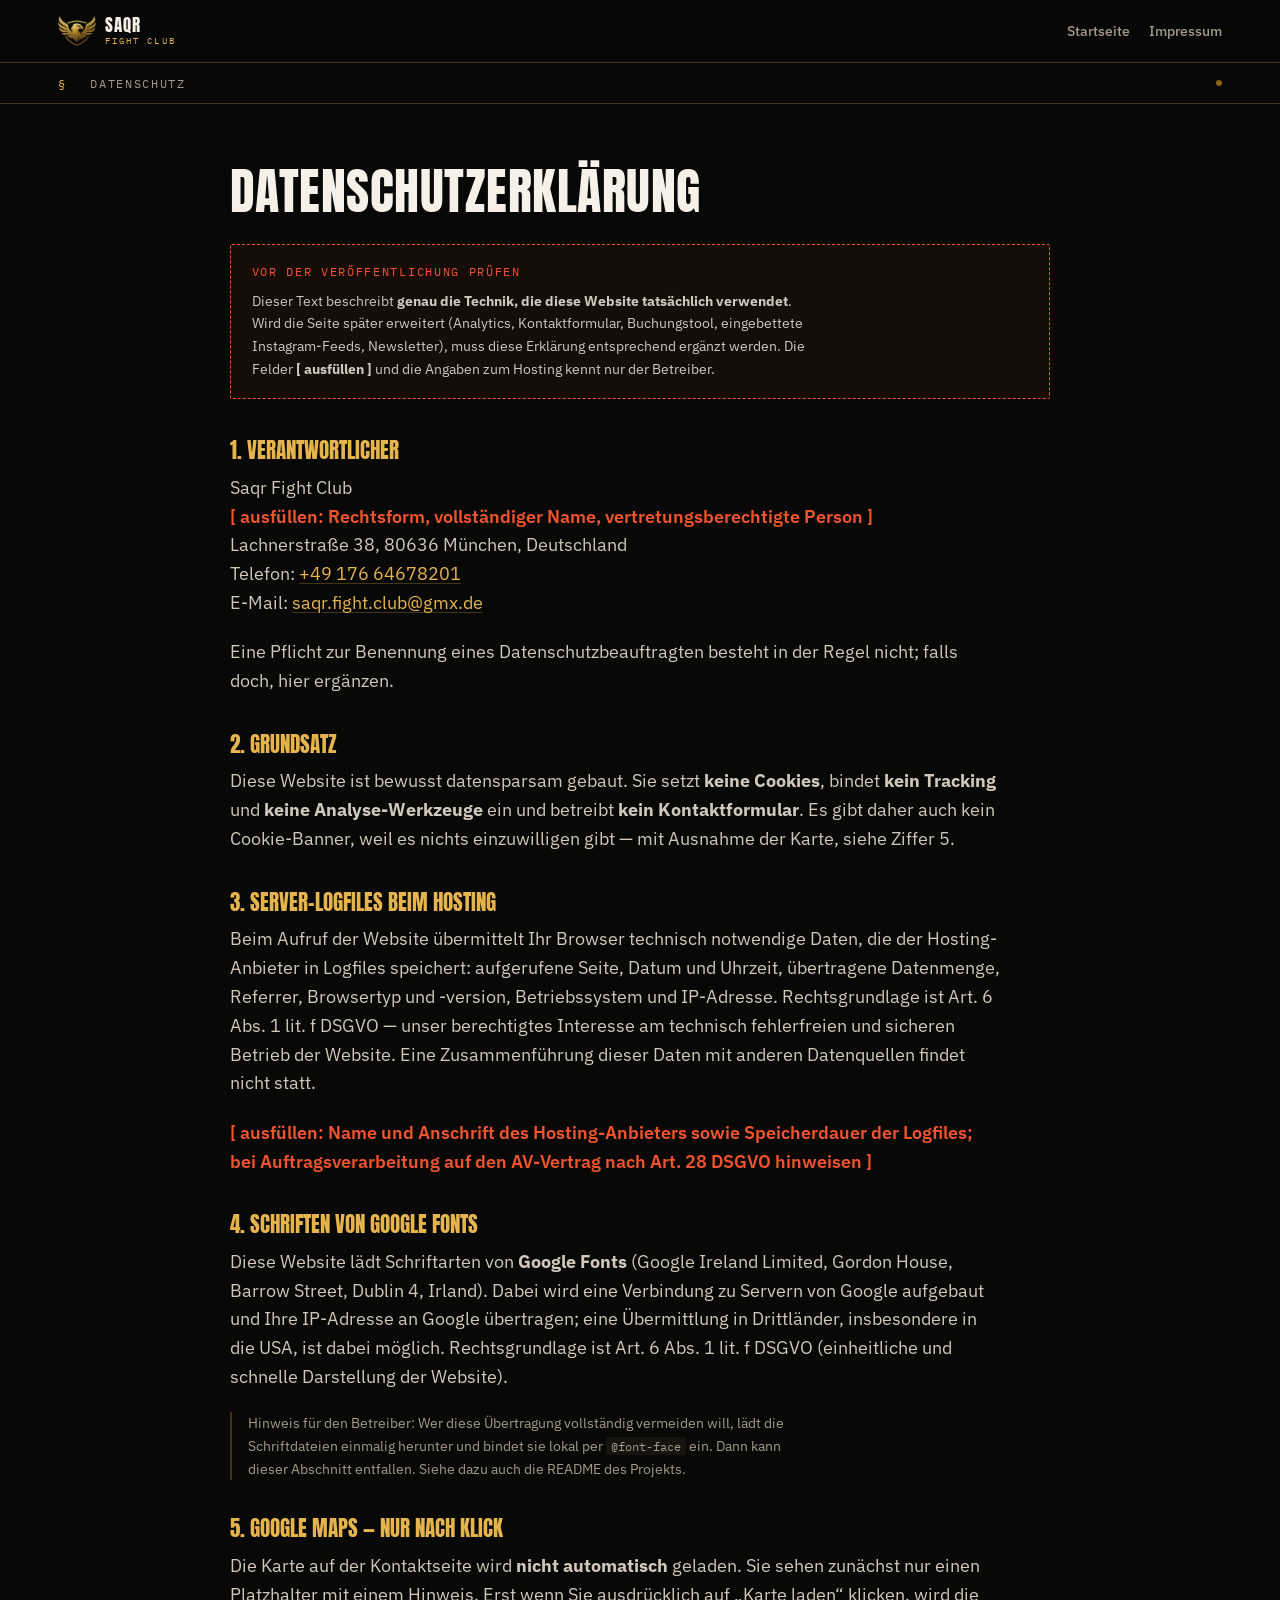
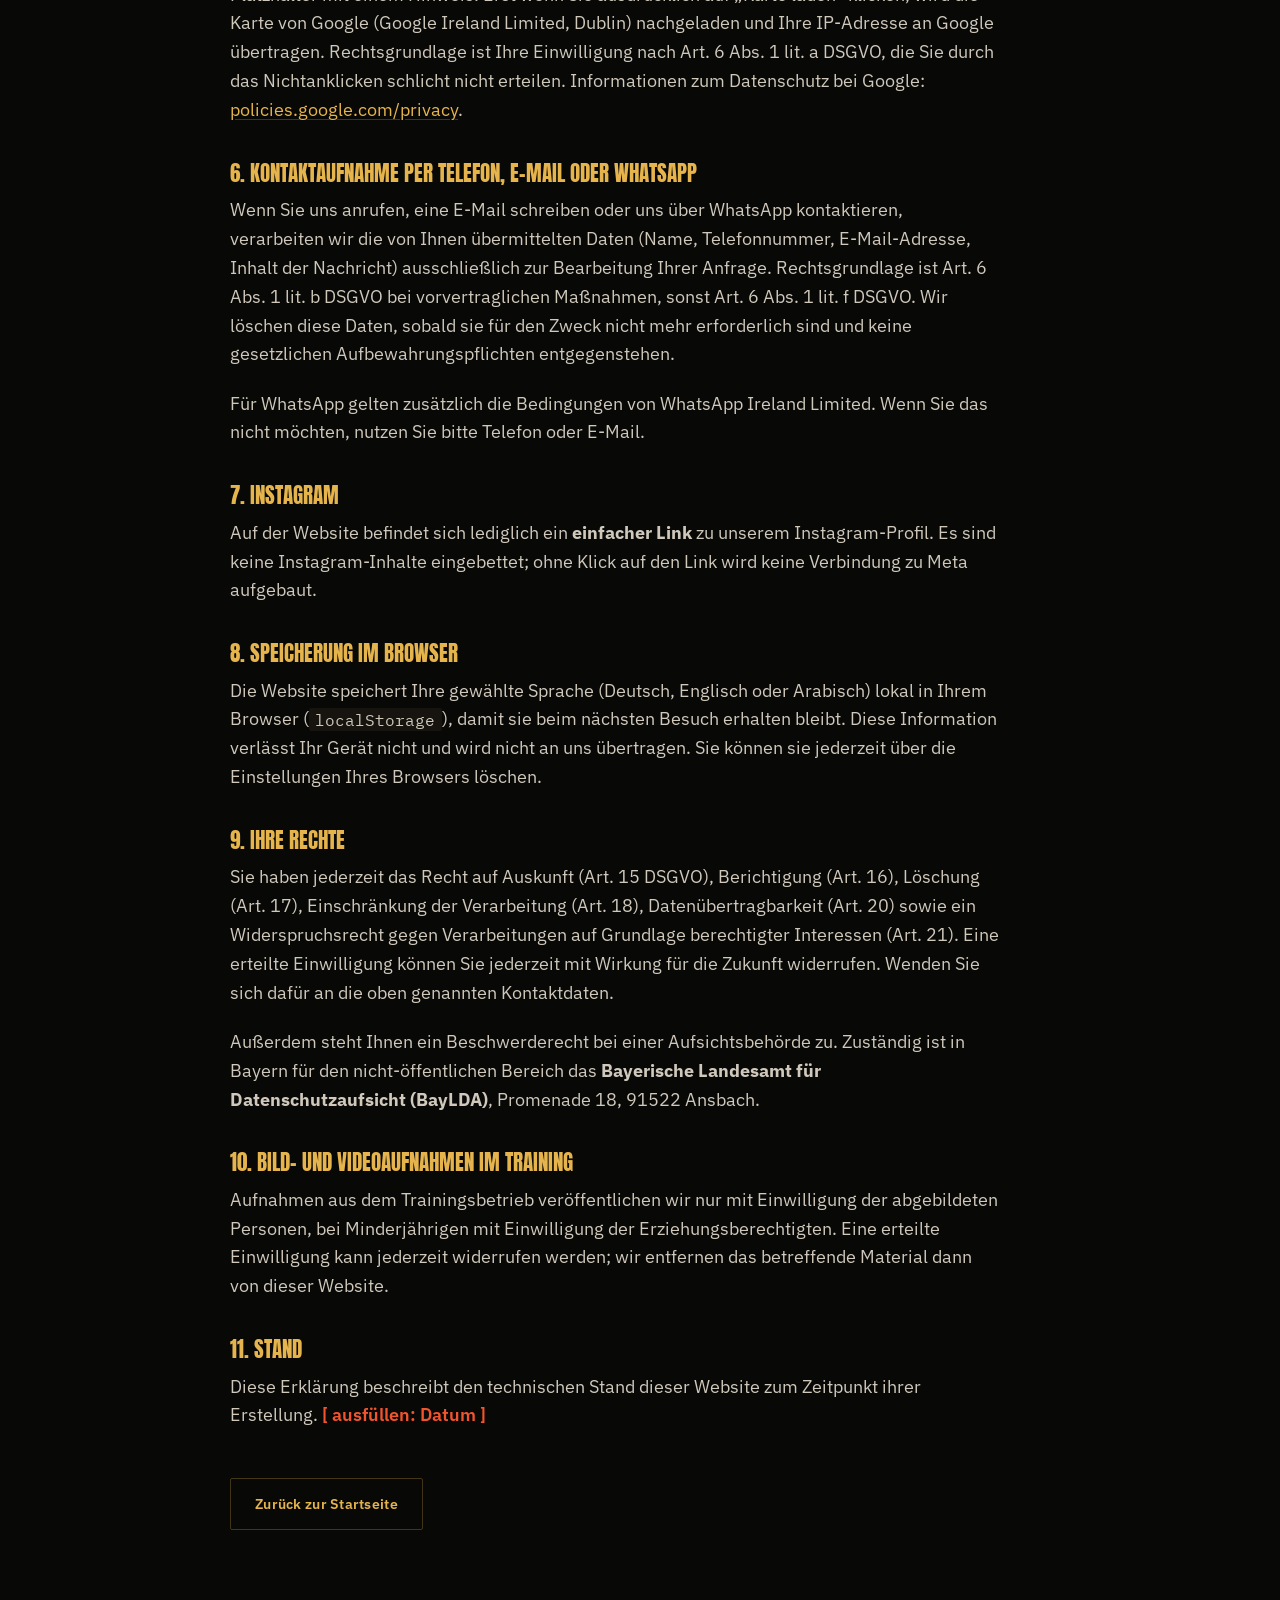
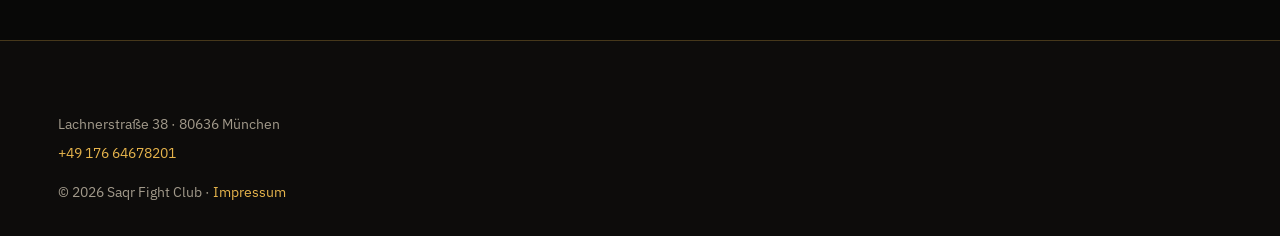
<file: datenschutz.html>
<!DOCTYPE html>
<html lang="de" dir="ltr">
<head>
<meta charset="utf-8">
<meta name="viewport" content="width=device-width, initial-scale=1, viewport-fit=cover">
<title>Datenschutzerklärung — Saqr Fight Club</title>
<meta name="description" content="Datenschutzerklärung des Saqr Fight Club, Lachnerstraße 38, 80636 München.">
<meta name="robots" content="noindex, follow">
<meta name="theme-color" content="#080807">
<meta name="color-scheme" content="dark">
<link rel="icon" href="assets/img/favicon.png" sizes="512x512" type="image/png">
<link rel="icon" href="assets/img/favicon-64.png" sizes="64x64" type="image/png">
<link rel="apple-touch-icon" href="assets/img/apple-touch-icon.png">
<link rel="preconnect" href="https://fonts.googleapis.com">
<link rel="preconnect" href="https://fonts.gstatic.com" crossorigin>
<link rel="stylesheet" href="https://fonts.googleapis.com/css2?family=Anton&family=IBM+Plex+Mono:wght@400;500&family=IBM+Plex+Sans:wght@400;500;600&display=swap">
<link rel="stylesheet" href="assets/css/styles.css">
</head>
<body class="is-legal">

<a class="skip" href="#main">Zum Inhalt springen</a>

<header class="hdr is-stuck">
  <div class="hdr__in">
    <a class="brand" href="index.html" aria-label="Saqr Fight Club — Startseite">
      <img class="brand__mark" src="assets/img/logo-wing-mark.png" alt="" width="720" height="587">
      <span class="brand__txt"><b>SAQR</b><i>Fight Club</i></span>
    </a>
    <nav class="nav nav--legal" aria-label="Rechtliches">
      <a href="index.html">Startseite</a>
      <a href="impressum.html">Impressum</a>
    </nav>
  </div>
</header>

<main id="main" class="legal">
  <div class="bar bar--top"><span class="bar__ix">§</span><span class="bar__nm">Datenschutz</span><span class="bar__dot" aria-hidden="true"></span></div>

  <div class="wrap wrap--narrow legal__in">
    <h1 class="h2">Datenschutz&shy;erklärung</h1>

    <div class="todo">
      <p class="mono">Vor der Veröffentlichung prüfen</p>
      <p>Dieser Text beschreibt <b>genau die Technik, die diese Website tatsächlich verwendet</b>. Wird die Seite später erweitert (Analytics, Kontaktformular, Buchungstool, eingebettete Instagram-Feeds, Newsletter), muss diese Erklärung entsprechend ergänzt werden. Die Felder <b>[ ausfüllen ]</b> und die Angaben zum Hosting kennt nur der Betreiber.</p>
    </div>

    <h2 class="h3">1. Verantwortlicher</h2>
    <p>
      Saqr Fight Club<br>
      <b class="fill">[ ausfüllen: Rechtsform, vollständiger Name, vertretungsberechtigte Person ]</b><br>
      Lachnerstraße 38, 80636 München, Deutschland<br>
      Telefon: <a href="tel:+4917664678201" class="tnum">+49 176 64678201</a><br>
      E-Mail: <a href="mailto:saqr.fight.club@gmx.de">saqr.fight.club@gmx.de</a>
    </p>
    <p>Eine Pflicht zur Benennung eines Datenschutzbeauftragten besteht in der Regel nicht; falls doch, hier ergänzen.</p>

    <h2 class="h3">2. Grundsatz</h2>
    <p>Diese Website ist bewusst datensparsam gebaut. Sie setzt <b>keine Cookies</b>, bindet <b>kein Tracking</b> und <b>keine Analyse-Werkzeuge</b> ein und betreibt <b>kein Kontaktformular</b>. Es gibt daher auch kein Cookie-Banner, weil es nichts einzuwilligen gibt — mit Ausnahme der Karte, siehe Ziffer 5.</p>

    <h2 class="h3">3. Server-Logfiles beim Hosting</h2>
    <p>Beim Aufruf der Website übermittelt Ihr Browser technisch notwendige Daten, die der Hosting-Anbieter in Logfiles speichert: aufgerufene Seite, Datum und Uhrzeit, übertragene Datenmenge, Referrer, Browsertyp und -version, Betriebssystem und IP-Adresse. Rechtsgrundlage ist Art. 6 Abs. 1 lit.&nbsp;f DSGVO — unser berechtigtes Interesse am technisch fehlerfreien und sicheren Betrieb der Website. Eine Zusammenführung dieser Daten mit anderen Datenquellen findet nicht statt.</p>
    <p><b class="fill">[ ausfüllen: Name und Anschrift des Hosting-Anbieters sowie Speicherdauer der Logfiles; bei Auftragsverarbeitung auf den AV-Vertrag nach Art. 28 DSGVO hinweisen ]</b></p>

    <h2 class="h3">4. Schriften von Google Fonts</h2>
    <p>Diese Website lädt Schriftarten von <b>Google Fonts</b> (Google Ireland Limited, Gordon House, Barrow Street, Dublin 4, Irland). Dabei wird eine Verbindung zu Servern von Google aufgebaut und Ihre IP-Adresse an Google übertragen; eine Übermittlung in Drittländer, insbesondere in die USA, ist dabei möglich. Rechtsgrundlage ist Art. 6 Abs. 1 lit.&nbsp;f DSGVO (einheitliche und schnelle Darstellung der Website).</p>
    <p class="note">Hinweis für den Betreiber: Wer diese Übertragung vollständig vermeiden will, lädt die Schriftdateien einmalig herunter und bindet sie lokal per <code>@font-face</code> ein. Dann kann dieser Abschnitt entfallen. Siehe dazu auch die README des Projekts.</p>

    <h2 class="h3">5. Google Maps — nur nach Klick</h2>
    <p>Die Karte auf der Kontaktseite wird <b>nicht automatisch</b> geladen. Sie sehen zunächst nur einen Platzhalter mit einem Hinweis. Erst wenn Sie ausdrücklich auf „Karte laden“ klicken, wird die Karte von Google (Google Ireland Limited, Dublin) nachgeladen und Ihre IP-Adresse an Google übertragen. Rechtsgrundlage ist Ihre Einwilligung nach Art. 6 Abs. 1 lit.&nbsp;a DSGVO, die Sie durch das Nichtanklicken schlicht nicht erteilen. Informationen zum Datenschutz bei Google: <a href="https://policies.google.com/privacy" target="_blank" rel="noopener">policies.google.com/privacy</a>.</p>

    <h2 class="h3">6. Kontaktaufnahme per Telefon, E-Mail oder WhatsApp</h2>
    <p>Wenn Sie uns anrufen, eine E-Mail schreiben oder uns über WhatsApp kontaktieren, verarbeiten wir die von Ihnen übermittelten Daten (Name, Telefonnummer, E-Mail-Adresse, Inhalt der Nachricht) ausschließlich zur Bearbeitung Ihrer Anfrage. Rechtsgrundlage ist Art. 6 Abs. 1 lit.&nbsp;b DSGVO bei vorvertraglichen Maßnahmen, sonst Art. 6 Abs. 1 lit.&nbsp;f DSGVO. Wir löschen diese Daten, sobald sie für den Zweck nicht mehr erforderlich sind und keine gesetzlichen Aufbewahrungspflichten entgegenstehen.</p>
    <p>Für WhatsApp gelten zusätzlich die Bedingungen von WhatsApp Ireland Limited. Wenn Sie das nicht möchten, nutzen Sie bitte Telefon oder E-Mail.</p>

    <h2 class="h3">7. Instagram</h2>
    <p>Auf der Website befindet sich lediglich ein <b>einfacher Link</b> zu unserem Instagram-Profil. Es sind keine Instagram-Inhalte eingebettet; ohne Klick auf den Link wird keine Verbindung zu Meta aufgebaut.</p>

    <h2 class="h3">8. Speicherung im Browser</h2>
    <p>Die Website speichert Ihre gewählte Sprache (Deutsch, Englisch oder Arabisch) lokal in Ihrem Browser (<code>localStorage</code>), damit sie beim nächsten Besuch erhalten bleibt. Diese Information verlässt Ihr Gerät nicht und wird nicht an uns übertragen. Sie können sie jederzeit über die Einstellungen Ihres Browsers löschen.</p>

    <h2 class="h3">9. Ihre Rechte</h2>
    <p>Sie haben jederzeit das Recht auf Auskunft (Art. 15 DSGVO), Berichtigung (Art. 16), Löschung (Art. 17), Einschränkung der Verarbeitung (Art. 18), Datenübertragbarkeit (Art. 20) sowie ein Widerspruchsrecht gegen Verarbeitungen auf Grundlage berechtigter Interessen (Art. 21). Eine erteilte Einwilligung können Sie jederzeit mit Wirkung für die Zukunft widerrufen. Wenden Sie sich dafür an die oben genannten Kontaktdaten.</p>
    <p>Außerdem steht Ihnen ein Beschwerderecht bei einer Aufsichtsbehörde zu. Zuständig ist in Bayern für den nicht-öffentlichen Bereich das <b>Bayerische Landesamt für Datenschutzaufsicht (BayLDA)</b>, Promenade 18, 91522 Ansbach.</p>

    <h2 class="h3">10. Bild- und Videoaufnahmen im Training</h2>
    <p>Aufnahmen aus dem Trainingsbetrieb veröffentlichen wir nur mit Einwilligung der abgebildeten Personen, bei Minderjährigen mit Einwilligung der Erziehungs­berechtigten. Eine erteilte Einwilligung kann jederzeit widerrufen werden; wir entfernen das betreffende Material dann von dieser Website.</p>

    <h2 class="h3">11. Stand</h2>
    <p class="muted">Diese Erklärung beschreibt den technischen Stand dieser Website zum Zeitpunkt ihrer Erstellung. <b class="fill">[ ausfüllen: Datum ]</b></p>

    <p class="legal__back"><a class="btn btn--ghost" href="index.html">Zurück zur Startseite</a></p>
  </div>
</main>

<footer class="ft">
  <div class="wrap ft__in">
    <div class="ft__meta">
      <address>Lachnerstraße 38 · 80636 München</address>
      <a href="tel:+4917664678201" class="tnum">+49 176 64678201</a>
      <p class="muted">© 2026 Saqr Fight Club · <a href="impressum.html">Impressum</a></p>
    </div>
  </div>
</footer>

</body>
</html>
</file>
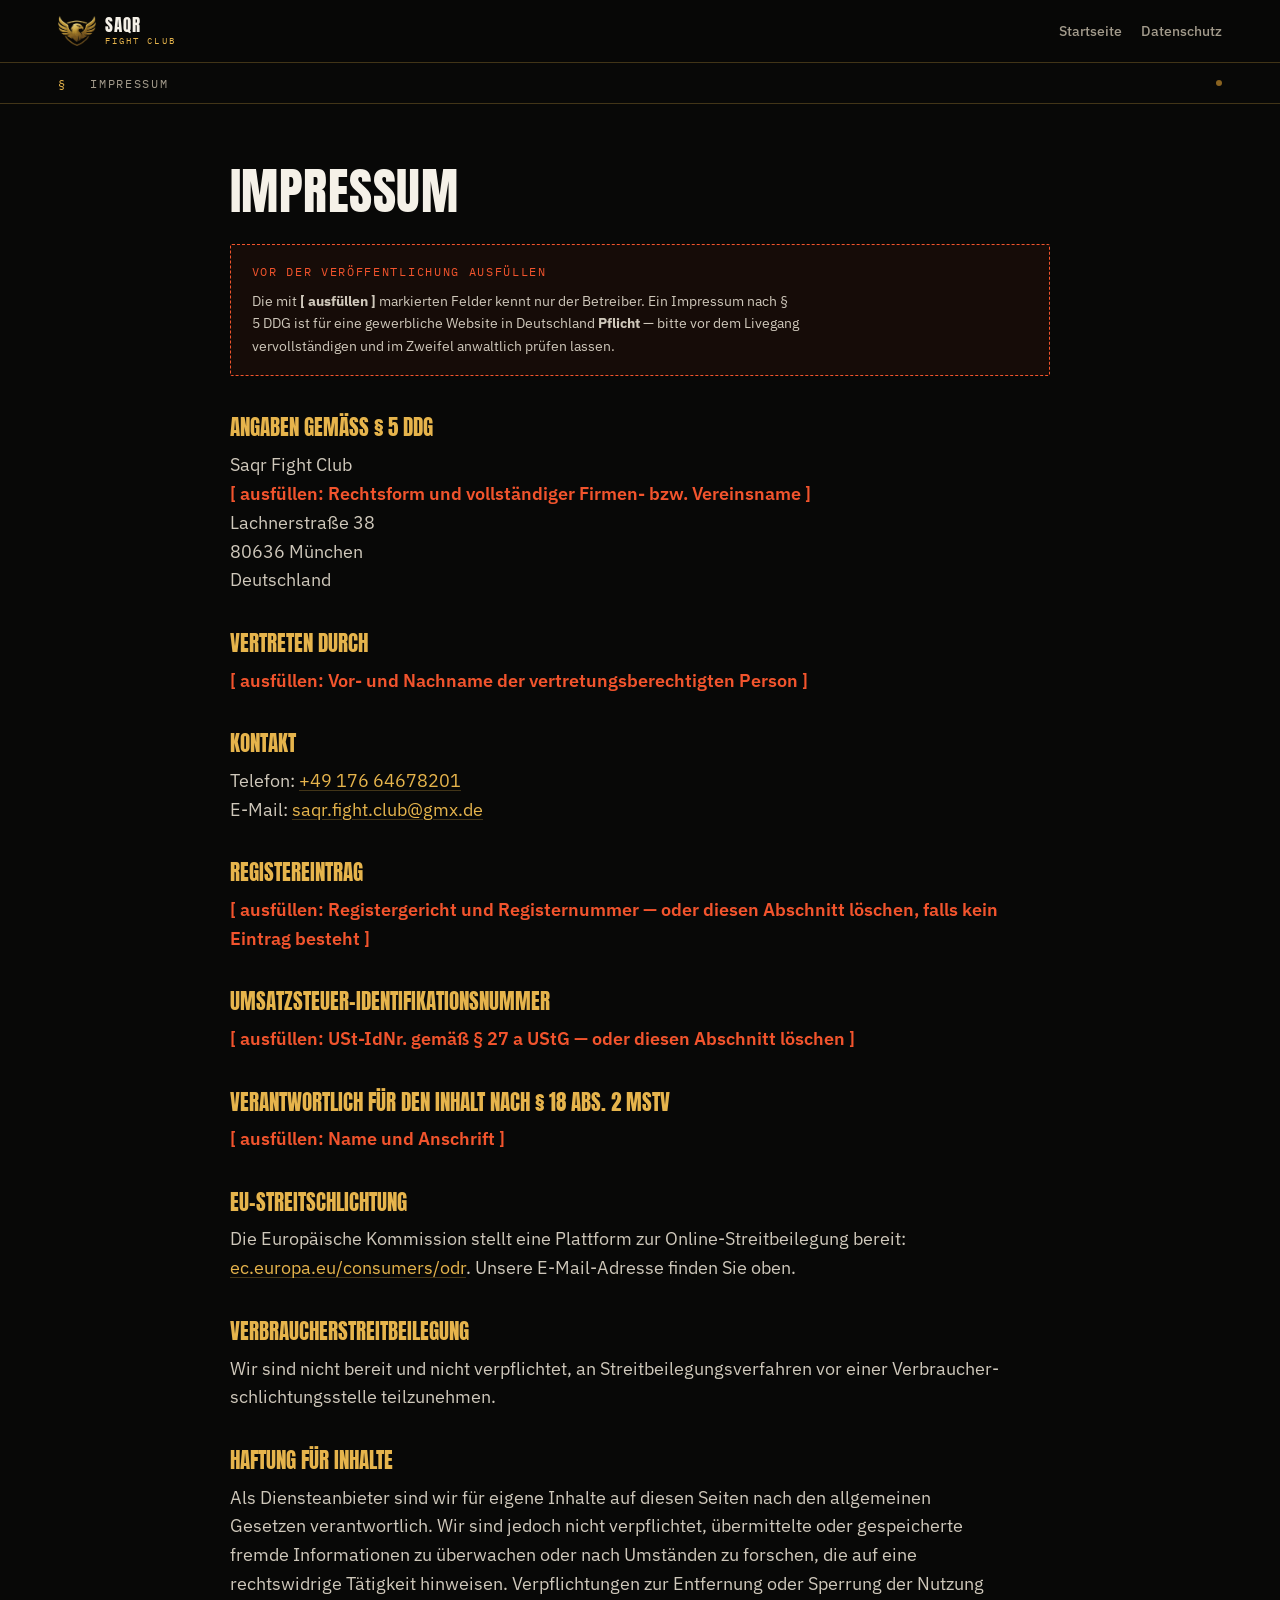
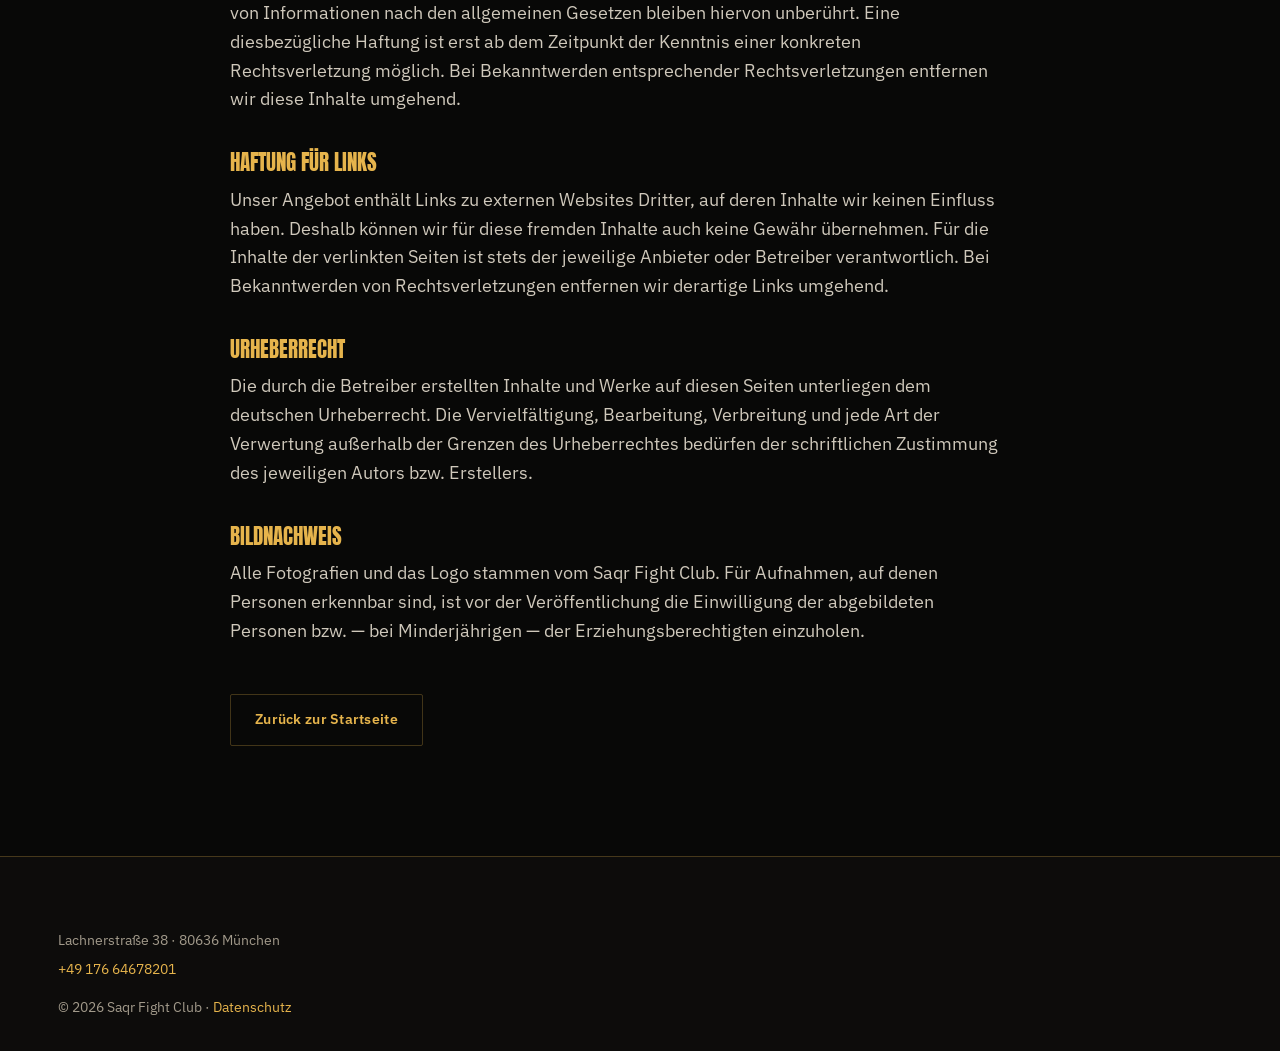
<file: impressum.html>
<!DOCTYPE html>
<html lang="de" dir="ltr">
<head>
<meta charset="utf-8">
<meta name="viewport" content="width=device-width, initial-scale=1, viewport-fit=cover">
<title>Impressum — Saqr Fight Club</title>
<meta name="description" content="Impressum und Anbieterkennzeichnung des Saqr Fight Club, Lachnerstraße 38, 80636 München.">
<meta name="robots" content="noindex, follow">
<meta name="theme-color" content="#080807">
<meta name="color-scheme" content="dark">
<link rel="icon" href="assets/img/favicon.png" sizes="512x512" type="image/png">
<link rel="icon" href="assets/img/favicon-64.png" sizes="64x64" type="image/png">
<link rel="apple-touch-icon" href="assets/img/apple-touch-icon.png">
<link rel="preconnect" href="https://fonts.googleapis.com">
<link rel="preconnect" href="https://fonts.gstatic.com" crossorigin>
<link rel="stylesheet" href="https://fonts.googleapis.com/css2?family=Anton&family=IBM+Plex+Mono:wght@400;500&family=IBM+Plex+Sans:wght@400;500;600&display=swap">
<link rel="stylesheet" href="assets/css/styles.css">
</head>
<body class="is-legal">

<a class="skip" href="#main">Zum Inhalt springen</a>

<header class="hdr is-stuck">
  <div class="hdr__in">
    <a class="brand" href="index.html" aria-label="Saqr Fight Club — Startseite">
      <img class="brand__mark" src="assets/img/logo-wing-mark.png" alt="" width="720" height="587">
      <span class="brand__txt"><b>SAQR</b><i>Fight Club</i></span>
    </a>
    <nav class="nav nav--legal" aria-label="Rechtliches">
      <a href="index.html">Startseite</a>
      <a href="datenschutz.html">Datenschutz</a>
    </nav>
  </div>
</header>

<main id="main" class="legal">
  <div class="bar bar--top"><span class="bar__ix">§</span><span class="bar__nm">Impressum</span><span class="bar__dot" aria-hidden="true"></span></div>

  <div class="wrap wrap--narrow legal__in">
    <h1 class="h2">Impressum</h1>

    <div class="todo">
      <p class="mono">Vor der Veröffentlichung ausfüllen</p>
      <p>Die mit <b>[ ausfüllen ]</b> markierten Felder kennt nur der Betreiber. Ein Impressum nach § 5&nbsp;DDG ist für eine gewerbliche Website in Deutschland <b>Pflicht</b> — bitte vor dem Livegang vervollständigen und im Zweifel anwaltlich prüfen lassen.</p>
    </div>

    <h2 class="h3">Angaben gemäß § 5 DDG</h2>
    <p>
      Saqr Fight Club<br>
      <b class="fill">[ ausfüllen: Rechtsform und vollständiger Firmen- bzw. Vereinsname ]</b><br>
      Lachnerstraße 38<br>
      80636 München<br>
      Deutschland
    </p>

    <h2 class="h3">Vertreten durch</h2>
    <p><b class="fill">[ ausfüllen: Vor- und Nachname der vertretungsberechtigten Person ]</b></p>

    <h2 class="h3">Kontakt</h2>
    <p>
      Telefon: <a href="tel:+4917664678201" class="tnum">+49 176 64678201</a><br>
      E-Mail: <a href="mailto:saqr.fight.club@gmx.de">saqr.fight.club@gmx.de</a>
    </p>

    <h2 class="h3">Registereintrag</h2>
    <p><b class="fill">[ ausfüllen: Registergericht und Registernummer — oder diesen Abschnitt löschen, falls kein Eintrag besteht ]</b></p>

    <h2 class="h3">Umsatzsteuer-Identifikationsnummer</h2>
    <p><b class="fill">[ ausfüllen: USt-IdNr. gemäß § 27&nbsp;a UStG — oder diesen Abschnitt löschen ]</b></p>

    <h2 class="h3">Verantwortlich für den Inhalt nach § 18 Abs. 2 MStV</h2>
    <p><b class="fill">[ ausfüllen: Name und Anschrift ]</b></p>

    <h2 class="h3">EU-Streitschlichtung</h2>
    <p>Die Europäische Kommission stellt eine Plattform zur Online-Streitbeilegung bereit: <a href="https://ec.europa.eu/consumers/odr/" target="_blank" rel="noopener">ec.europa.eu/consumers/odr</a>. Unsere E-Mail-Adresse finden Sie oben.</p>

    <h2 class="h3">Verbraucherstreitbeilegung</h2>
    <p>Wir sind nicht bereit und nicht verpflichtet, an Streitbeilegungsverfahren vor einer Verbraucher­schlichtungsstelle teilzunehmen.</p>

    <h2 class="h3">Haftung für Inhalte</h2>
    <p>Als Diensteanbieter sind wir für eigene Inhalte auf diesen Seiten nach den allgemeinen Gesetzen verantwortlich. Wir sind jedoch nicht verpflichtet, übermittelte oder gespeicherte fremde Informationen zu überwachen oder nach Umständen zu forschen, die auf eine rechtswidrige Tätigkeit hinweisen. Verpflichtungen zur Entfernung oder Sperrung der Nutzung von Informationen nach den allgemeinen Gesetzen bleiben hiervon unberührt. Eine diesbezügliche Haftung ist erst ab dem Zeitpunkt der Kenntnis einer konkreten Rechtsverletzung möglich. Bei Bekanntwerden entsprechender Rechtsverletzungen entfernen wir diese Inhalte umgehend.</p>

    <h2 class="h3">Haftung für Links</h2>
    <p>Unser Angebot enthält Links zu externen Websites Dritter, auf deren Inhalte wir keinen Einfluss haben. Deshalb können wir für diese fremden Inhalte auch keine Gewähr übernehmen. Für die Inhalte der verlinkten Seiten ist stets der jeweilige Anbieter oder Betreiber verantwortlich. Bei Bekanntwerden von Rechtsverletzungen entfernen wir derartige Links umgehend.</p>

    <h2 class="h3">Urheberrecht</h2>
    <p>Die durch die Betreiber erstellten Inhalte und Werke auf diesen Seiten unterliegen dem deutschen Urheberrecht. Die Vervielfältigung, Bearbeitung, Verbreitung und jede Art der Verwertung außerhalb der Grenzen des Urheberrechtes bedürfen der schriftlichen Zustimmung des jeweiligen Autors bzw. Erstellers.</p>

    <h2 class="h3">Bildnachweis</h2>
    <p>Alle Fotografien und das Logo stammen vom Saqr Fight Club. Für Aufnahmen, auf denen Personen erkennbar sind, ist vor der Veröffentlichung die Einwilligung der abgebildeten Personen bzw. — bei Minderjährigen — der Erziehungs­berechtigten einzuholen.</p>

    <p class="legal__back"><a class="btn btn--ghost" href="index.html">Zurück zur Startseite</a></p>
  </div>
</main>

<footer class="ft">
  <div class="wrap ft__in">
    <div class="ft__meta">
      <address>Lachnerstraße 38 · 80636 München</address>
      <a href="tel:+4917664678201" class="tnum">+49 176 64678201</a>
      <p class="muted">© 2026 Saqr Fight Club · <a href="datenschutz.html">Datenschutz</a></p>
    </div>
  </div>
</footer>

</body>
</html>
</file>
<file: assets/css/styles.css>
/* ============================================================
   SAQR FIGHT CLUB — Kampfnacht
   ------------------------------------------------------------
   FOLIENDRUCK-REGEL (the foil rule) — gold is FOIL, never paint.
   --gold may only appear as:
     (a) 1px rules and hairlines
     (b) mono numerals, indices and labels
     (c) the falcon mark
     (d) background-clip:text — on exactly ONE headline
   It is NEVER a large fill. The only large colour fill on the
   page is --flame, and --flame only ever means "do this".
   --gold-deep is DECORATIVE ONLY (3.4:1) — never carries text.

   THREE PHOTO GRADES — .g-a .g-b .g-c. Do not add a fourth.
     .g-a broadcast  → cage photos only (max 2 on the page)
     .g-b documentary→ belts, hall, coach
     .g-c warm       → children. Never duotoned, never grained.
   ============================================================ */

/* ---------- fallback metrics so the swap does not reflow ---------- */
@font-face{
  font-family:'Anton Fallback';
  src:local('Haettenschweiler'),local('Impact'),local('Arial Narrow Bold'),local('Arial Narrow'),local('Helvetica Neue Condensed Bold');
  size-adjust:96%; ascent-override:104%; descent-override:22%; line-gap-override:0%;
}

/* ══════════════════ TOKENS ══════════════════ */
:root{
  /* ground — warm-shifted blacks, never neutral grey */
  --ink:#080807;
  --surface:#0D0C0B;
  --raised:#17140F;

  /* paper — the counterweight, used on exactly two bands */
  --bone:#F2EDE3;
  --bone-2:#E5DDCD;
  --on-bone:#14120E;
  --on-bone-mute:#5C564B;

  /* foil */
  --gold-hi:#F7E3AE;
  --gold:#E6B44C;
  --gold-deep:#8A6320;              /* decorative only */
  --foil:linear-gradient(96deg,var(--gold-hi) 0%,var(--gold) 34%,#F0CE85 52%,var(--gold) 78%,#C7963B 100%);

  /* signal — CTA, focus, live. Nothing else. */
  --flame:#F2542D;
  --flame-ink:#170703;

  --text:#F5F1E8;
  --muted:#A29A8B;
  --hairline:#24211C;
  --hairline-gold:rgba(230,180,76,.26);

  /* type */
  --f-display:'Anton','Anton Fallback',Impact,'Arial Narrow',sans-serif;
  --f-body:'IBM Plex Sans',-apple-system,BlinkMacSystemFont,'Segoe UI',Roboto,Helvetica,Arial,sans-serif;
  --f-mono:'IBM Plex Mono',ui-monospace,SFMono-Regular,Menlo,Consolas,monospace;

  --s-2:clamp(.6875rem,.665rem + .10vw,.75rem);
  --s-1:clamp(.8125rem,.79rem + .12vw,.875rem);
  --s0 :clamp(1rem,.96rem + .19vw,1.125rem);
  --s1 :clamp(1.125rem,1.05rem + .32vw,1.375rem);
  --s2 :clamp(1.375rem,1.19rem + .78vw,2rem);
  --s3 :clamp(1.875rem,1.36rem + 2.2vw,3.25rem);
  --s4 :clamp(2.5rem,1.35rem + 4.9vw,5.5rem);

  /* rhythm */
  --pad:clamp(1.15rem,4.5vw,4rem);
  --gap:clamp(1rem,2.6vw,2rem);
  --secY:clamp(3.5rem,8vw,7.5rem);
  --wrap:1240px;
  --bar-h:clamp(38px,4.6vh,54px);
  --r:2px;

  --ease:cubic-bezier(.22,.61,.36,1);
}

/* ══════════════════ RESET ══════════════════ */
*,*::before,*::after{box-sizing:border-box}
html{-webkit-text-size-adjust:100%;scroll-behavior:smooth;scroll-padding-top:calc(var(--bar-h) + 62px)}
body{
  margin:0;background:var(--ink);color:var(--text);
  font-family:var(--f-body);font-size:var(--s0);line-height:1.62;
  -webkit-font-smoothing:antialiased;text-rendering:optimizeLegibility;
  overflow-x:hidden;
}
img,picture,svg{display:block;max-width:100%}
img{height:auto}
a{color:inherit;text-decoration-color:var(--hairline-gold);text-underline-offset:3px}
button{font:inherit;color:inherit}
h1,h2,h3{margin:0;font-family:var(--f-display);font-weight:400;text-transform:uppercase;hyphens:manual;line-height:1.06}
p{margin:0 0 1.15em}
ul,ol,dl,dd{margin:0;padding:0}
li{list-style:none}
table{border-collapse:collapse;width:100%}
address{font-style:normal}

/* umlauts need air: every display line may carry Ä Ö Ü, and at Anton's
   cap height a tight leading makes the diacritics hit the line above. */
h1,h2{padding-block-start:.08em}

.vh{position:absolute;width:1px;height:1px;padding:0;margin:-1px;overflow:hidden;clip:rect(0 0 0 0);white-space:nowrap;border:0}
.mono{font-family:var(--f-mono);font-size:var(--s-2);letter-spacing:.14em;text-transform:uppercase;font-variant-numeric:tabular-nums}
.tnum{font-variant-numeric:tabular-nums;font-feature-settings:"tnum" 1}
.muted{color:var(--muted)}

/* focus: box-shadow, never outline — survives any clipping */
:focus-visible{outline:none;box-shadow:0 0 0 2px var(--ink),0 0 0 4px var(--flame);border-radius:var(--r)}
.band--bone :focus-visible{box-shadow:0 0 0 2px var(--bone),0 0 0 4px var(--flame)}

.skip{position:fixed;inset-block-start:8px;inset-inline-start:8px;z-index:200;
  transform:translateY(-160%);background:var(--flame);color:var(--flame-ink);
  padding:.7rem 1.1rem;font-weight:600;border-radius:var(--r)}
.skip:focus{transform:none}

.wrap{width:min(100% - var(--pad)*2,var(--wrap));margin-inline:auto}
.wrap--narrow{width:min(100% - var(--pad)*2,820px)}

/* ══════════════════ FURNITURE BAR ══════════════════ */
.bar{
  display:flex;align-items:center;gap:clamp(.75rem,2vw,1.5rem);
  min-height:var(--bar-h);padding-inline:var(--pad);
  background:var(--ink);border-block:1px solid var(--hairline-gold);
  font-family:var(--f-mono);font-size:var(--s-2);letter-spacing:.14em;text-transform:uppercase;
}
.bar__ix{color:var(--gold);font-variant-numeric:tabular-nums}
.bar__nm{color:var(--muted);white-space:nowrap;overflow:hidden;text-overflow:ellipsis}
.bar__dot{inline-size:6px;block-size:6px;border-radius:50%;background:var(--gold-deep);margin-inline-start:auto;flex:none}
.bar--top{border-block-start:0}
.bar--dark{background:var(--on-bone);border-color:rgba(230,180,76,.34)}
.bar--dark .bar__nm{color:#B9B1A2}

/* ══════════════════ HEADER ══════════════════ */
.hdr{position:sticky;inset-block-start:0;z-index:80;
  background:color-mix(in srgb,var(--ink) 88%,transparent);
  backdrop-filter:blur(14px) saturate(1.2);-webkit-backdrop-filter:blur(14px) saturate(1.2);
  border-block-end:1px solid transparent;transition:border-color .3s,background .3s}
.hdr.is-stuck{border-block-end-color:var(--hairline-gold);background:color-mix(in srgb,var(--ink) 96%,transparent)}
.hdr__in{width:min(100% - var(--pad)*2,1480px);margin-inline:auto;
  display:flex;align-items:center;gap:clamp(.6rem,2vw,1.6rem);min-height:62px}

.brand{display:flex;align-items:center;gap:.6rem;text-decoration:none;flex:none}
.brand__mark{inline-size:38px;block-size:auto}
.brand__txt{display:flex;flex-direction:column;line-height:1}
.brand__txt b{font-family:var(--f-display);font-weight:400;font-size:1.05rem;letter-spacing:.06em}
.brand__txt i{font-family:var(--f-mono);font-style:normal;font-size:.58rem;letter-spacing:.22em;text-transform:uppercase;color:var(--gold);margin-block-start:2px}

.nav{display:flex;gap:clamp(.7rem,1.7vw,1.6rem);margin-inline-start:auto;font-size:var(--s-1);font-weight:500}
.nav a{text-decoration:none;color:var(--muted);padding-block:.35rem;position:relative;white-space:nowrap;transition:color .2s}
.nav a::after{content:"";position:absolute;inset-block-end:0;inset-inline-start:0;inline-size:0;block-size:1px;background:var(--gold);transition:inline-size .28s var(--ease)}
.nav a:hover,.nav a.is-active{color:var(--text)}
.nav a:hover::after,.nav a.is-active::after{inline-size:100%}

.hdr__right{display:flex;align-items:center;gap:.55rem;margin-inline-start:auto}
.nav + .hdr__right{margin-inline-start:0}

.lang{display:flex;border:1px solid var(--hairline);border-radius:var(--r);overflow:hidden}
.lang__b{background:none;border:0;padding:.3rem .5rem;cursor:pointer;
  font-family:var(--f-mono);font-size:.66rem;letter-spacing:.1em;color:var(--muted);transition:.2s}
.lang__b + .lang__b{border-inline-start:1px solid var(--hairline)}
.lang__b:hover{color:var(--text)}
.lang__b.is-on{background:var(--gold);color:#120E05}

.burger{display:none;background:none;border:1px solid var(--hairline);border-radius:var(--r);
  inline-size:40px;block-size:36px;padding:9px 9px;cursor:pointer;flex-direction:column;justify-content:space-between}
.burger span{display:block;block-size:1.5px;background:var(--text);transition:transform .3s var(--ease),opacity .2s}
.burger[aria-expanded="true"] span:nth-child(1){transform:translateY(7.5px) rotate(45deg)}
.burger[aria-expanded="true"] span:nth-child(2){opacity:0}
.burger[aria-expanded="true"] span:nth-child(3){transform:translateY(-7.5px) rotate(-45deg)}

/* ══════════════════ BUTTONS ══════════════════ */
.btn{display:inline-flex;align-items:center;justify-content:center;gap:.5rem;
  min-block-size:52px;padding:.85rem 1.5rem;border-radius:var(--r);border:1px solid transparent;
  font-weight:600;font-size:var(--s-1);letter-spacing:.02em;text-decoration:none;cursor:pointer;
  transition:transform .18s var(--ease),background .2s,border-color .2s,color .2s}
.btn:active{transform:translateY(1px)}
.btn--flame{background:var(--flame);color:var(--flame-ink);border-color:var(--flame)}
.btn--flame:hover{background:#FF6438;border-color:#FF6438}
.btn--ghost{background:none;color:var(--text);border-color:var(--hairline-gold)}
.btn--ghost:hover{border-color:var(--gold);background:rgba(230,180,76,.07)}
.btn--dark{background:var(--on-bone);color:var(--bone);border-color:var(--on-bone)}
.btn--dark:hover{background:#000}
.btn--sm{min-block-size:38px;padding:.45rem .9rem;font-size:var(--s-2)}

/* ══════════════════ PHOTO FRAMES + THE THREE GRADES ══════════════════ */
.frame{position:relative;isolation:isolate;margin:0;overflow:hidden;background:var(--surface);
  border:1px solid var(--hairline)}
.frame img{inline-size:100%;block-size:100%;object-fit:cover}
.frame::after{content:"";position:absolute;inset:0;pointer-events:none;z-index:3;
  background-image:url("data:image/svg+xml,%3Csvg xmlns='http://www.w3.org/2000/svg' width='180' height='180'%3E%3Cfilter id='n'%3E%3CfeTurbulence type='fractalNoise' baseFrequency='.85' numOctaves='3'/%3E%3C/filter%3E%3Crect width='180' height='180' filter='url(%23n)' opacity='.5'/%3E%3C/svg%3E");
  opacity:.06;mix-blend-mode:overlay}
.frame__cap{position:absolute;inset-inline:0;inset-block-end:0;z-index:4;
  display:flex;align-items:center;gap:.7rem;padding:.5rem var(--gap-cap,.85rem);
  background:linear-gradient(0deg,rgba(6,6,5,.92),rgba(6,6,5,.55) 60%,transparent);
  font-family:var(--f-mono);font-size:var(--s-2);letter-spacing:.14em;text-transform:uppercase;color:#CFC7B7}
.frame__cap .mono{color:var(--gold)}

/* aspect helpers */
.a-34{aspect-ratio:3/4}
.a-45{aspect-ratio:4/5}
.a-11{aspect-ratio:1/1}
.a-169{aspect-ratio:16/9}

/* GRADE A — broadcast. Cage only. */
.g-a img{filter:grayscale(1) contrast(1.2) brightness(var(--pb,.88))}
.g-a::before{content:"";position:absolute;inset:0;z-index:2;pointer-events:none;
  background:var(--gold);mix-blend-mode:color;opacity:.4}
.g-a{box-shadow:inset 0 0 120px 30px rgba(4,4,3,.75)}

/* GRADE B — documentary. Belts, hall, coach. */
.g-b img{filter:contrast(1.08) saturate(.9) brightness(var(--pb,.94))}
.g-b::before{content:"";position:absolute;inset:0;z-index:2;pointer-events:none;
  background:var(--gold);mix-blend-mode:color;opacity:.12}

/* GRADE C — warm. Children. No duotone, no grain, no vignette. Ever. */
.g-c img{filter:contrast(1.04) saturate(1.02) brightness(var(--pb,1.02))}
.g-c::after{display:none}
.frame--soft{border-color:rgba(20,18,14,.14);border-radius:6px}

/* ══════════════════ 01 · HERO ══════════════════ */
.hero{position:relative;background:
  radial-gradient(120% 80% at 82% 8%,rgba(230,180,76,.09),transparent 58%),
  var(--ink)}
.hero__grid{width:min(100% - var(--pad)*2,var(--wrap));margin-inline:auto;
  display:grid;gap:clamp(1.75rem,4vw,3.5rem);
  grid-template-columns:1fr;
  padding-block:clamp(2.25rem,6vw,4.5rem) clamp(2.5rem,6vw,5rem)}
.eyebrow{font-family:var(--f-mono);font-size:var(--s-2);letter-spacing:.2em;text-transform:uppercase;
  color:var(--gold);margin:0 0 1.1rem}
.eyebrow--dark{color:var(--on-bone-mute)}
.hero__h1{font-size:var(--s4);letter-spacing:.005em;line-height:1.08;margin-block-end:1.35rem}
.hero__h1 .line{display:block}
.hero__h1 .line + .line{margin-block-start:.08em}
.gild{background:var(--foil);-webkit-background-clip:text;background-clip:text;color:transparent;
  -webkit-box-decoration-break:clone;box-decoration-break:clone}
@supports not (background-clip:text){.gild{color:var(--gold)}}
.lead{font-size:var(--s1);line-height:1.58;color:#D8D2C6;max-inline-size:56ch;margin-block-end:1.6rem}

.chip{display:inline-flex;align-items:center;flex-wrap:wrap;gap:.35rem .55rem;max-inline-size:100%;margin:0 0 1.5rem;
  padding:.4rem .8rem;border:1px solid var(--hairline-gold);border-radius:999px;
  font-family:var(--f-mono);font-size:var(--s-2);letter-spacing:.12em;text-transform:uppercase;color:#D8D2C6}
.chip__dot{inline-size:7px;block-size:7px;border-radius:50%;background:var(--flame);flex:none;
  animation:pulse 2.6s ease-in-out infinite}
.chip[hidden]{display:none}
.chip.is-next .chip__dot{background:var(--gold-deep);animation:none}
@keyframes pulse{0%,100%{opacity:1}50%{opacity:.32}}

.hero__cta{display:flex;flex-wrap:wrap;gap:.7rem}
@media (max-width:560px){.hero__cta .btn{flex:1 1 100%}}
.hero__tel{margin:1rem 0 0;font-size:var(--s-1);color:var(--muted)}
.telnum{color:var(--gold);font-weight:600;font-variant-numeric:tabular-nums;text-decoration:none;border-block-end:1px solid var(--hairline-gold)}
.telnum:hover{border-color:var(--gold)}

.hero__plate{aspect-ratio:3/4;max-block-size:min(78vh,720px)}

@media (min-width:900px){
  .hero__grid{grid-template-columns:minmax(0,1.15fr) minmax(300px,.85fr);align-items:center}
  .hero__plate{aspect-ratio:4/5}
}

/* ══════════════════ TICKER ══════════════════ */
.ticker{overflow:hidden;border-block:1px solid var(--hairline);background:var(--surface);padding-block:.7rem;
  -webkit-mask-image:linear-gradient(90deg,transparent,#000 6%,#000 94%,transparent);
  mask-image:linear-gradient(90deg,transparent,#000 6%,#000 94%,transparent)}
.ticker__track{display:flex;align-items:center;gap:1.6rem;inline-size:max-content;
  font-family:var(--f-display);font-size:clamp(1.1rem,2.6vw,1.7rem);text-transform:uppercase;
  letter-spacing:.06em;color:#3A342A;white-space:nowrap;
  animation:slide 34s linear infinite}
.ticker__track i{color:var(--gold-deep);font-style:normal;font-size:.7em}
@keyframes slide{from{transform:translateX(0)}to{transform:translateX(-50%)}}

/* ══════════════════ KOLOPHON ══════════════════ */
.kolo{border-block-end:1px solid var(--hairline);background:var(--ink)}
.kolo__grid{width:min(100% - var(--pad)*2,var(--wrap));margin-inline:auto;
  display:grid;grid-template-columns:repeat(2,1fr)}
.kolo__cell{padding:1rem .2rem;border-block-start:1px solid var(--hairline)}
.kolo__cell:nth-child(odd){border-inline-end:1px solid var(--hairline);padding-inline-end:1rem}
.kolo__cell:nth-child(even){padding-inline-start:1rem}
.kolo dt{color:var(--gold);margin-block-end:.3rem}
.kolo dd{font-size:var(--s-1);font-weight:500;color:#D8D2C6}
.kolo .is-hot{color:var(--flame);font-weight:600}
@media (min-width:760px){
  .kolo__grid{grid-template-columns:repeat(5,1fr)}
  .kolo__cell{border-block-start:0;border-inline-end:1px solid var(--hairline);padding:1.2rem 1.1rem}
  .kolo__cell:first-child{padding-inline-start:0}
  .kolo__cell:last-child{border-inline-end:0}
  .kolo__cell:nth-child(odd),.kolo__cell:nth-child(even){padding-inline-start:1.1rem}
  .kolo__cell:first-child{padding-inline-start:0}
}

/* ══════════════════ SECTIONS ══════════════════ */
.sec{padding-block:var(--secY);position:relative}
.sec .bar{margin-block:calc(var(--secY) * -1) var(--secY);
  margin-inline:calc(50% - 50vw);inline-size:100vw}
.sec__head{max-inline-size:60ch;margin-block-end:clamp(2rem,4.5vw,3.5rem)}
.h2{font-size:var(--s3);letter-spacing:.01em;line-height:1.08;margin-block-end:1.15rem}
.h2--dark{color:var(--on-bone)}
.h3{font-family:var(--f-display);font-size:var(--s2);line-height:1.12;text-transform:uppercase;margin-block-end:.8rem}
.sec__lead{font-size:var(--s1);line-height:1.58;color:var(--muted);max-inline-size:54ch;margin:0}

/* ══════════════════ 02 · DISZIPLINEN ══════════════════ */
.disc{border-block-start:1px solid var(--hairline)}
.disc__row{border-block-end:1px solid var(--hairline)}
.disc__row summary{display:flex;align-items:center;gap:clamp(.8rem,2.4vw,2rem);
  padding-block:clamp(1rem,2.4vw,1.6rem);cursor:pointer;list-style:none;transition:color .2s}
.disc__row summary::-webkit-details-marker{display:none}
.disc__n{color:var(--gold);flex:none}
.disc__t{font-family:var(--f-display);font-size:var(--s2);line-height:1.15;text-transform:uppercase;letter-spacing:.02em;flex:1}
.disc__x{inline-size:14px;block-size:14px;flex:none;position:relative}
.disc__x::before,.disc__x::after{content:"";position:absolute;background:var(--gold);
  inset-block-start:50%;inset-inline-start:0;inline-size:14px;block-size:1.5px;transform:translateY(-50%);transition:transform .28s var(--ease)}
.disc__x::after{transform:translateY(-50%) rotate(90deg)}
.disc__row[open] .disc__x::after{transform:translateY(-50%) rotate(0)}
.disc__row:hover .disc__t{color:var(--gold-hi)}
.disc__body{padding-block-end:clamp(1rem,2.4vw,1.7rem);padding-inline-start:clamp(2.2rem,5vw,4.4rem);
  max-inline-size:62ch}
.disc__body p{margin:0;color:var(--muted)}

/* ══════════════════ 03 · TRAININGSZEITEN ══════════════════ */
.sec--zeit{background:
  radial-gradient(90% 70% at 12% 0%,rgba(230,180,76,.06),transparent 60%),var(--surface)}
.sched{border-block-start:1px solid var(--hairline-gold)}
.sched th{text-align:start;padding:.75rem 0;color:var(--gold);border-block-end:1px solid var(--hairline);font-weight:400}
.sched td{padding-block:clamp(.95rem,2.2vw,1.35rem);border-block-end:1px solid var(--hairline);vertical-align:baseline}
.sched__t{font-family:var(--f-mono);font-size:clamp(1rem,2.4vw,1.4rem);color:var(--text);
  white-space:nowrap;padding-inline-end:clamp(.9rem,3vw,2.5rem);font-variant-numeric:tabular-nums}
.sched__g{font-family:var(--f-display);font-size:var(--s1);line-height:1.2;text-transform:uppercase;letter-spacing:.02em;
  padding-inline-end:clamp(.6rem,2vw,2rem)}
.sched__l{color:var(--muted);font-size:var(--s-1);text-align:end;white-space:nowrap}
.sched tr.is-now td{background:rgba(242,84,45,.07)}
.sched tr.is-now .sched__t{color:var(--flame)}
.sched__foot{margin-block-start:1.4rem;display:flex;flex-wrap:wrap;gap:.6rem;align-items:baseline;color:var(--muted);font-size:var(--s-1)}
.sched__foot .mono{color:var(--gold-deep);border:1px solid var(--hairline);padding:.15rem .5rem;border-radius:var(--r);color:var(--muted)}
@media (max-width:620px){
  .sched thead{display:none}
  .sched tr{display:grid;grid-template-columns:1fr auto;gap:.15rem .8rem;
    padding-block:clamp(.9rem,3vw,1.2rem);border-block-end:1px solid var(--hairline)}
  .sched td{border:0;padding:0}
  .sched__t{grid-column:1/2;font-size:1.05rem;color:var(--gold)}
  .sched__l{grid-column:2/3;grid-row:1;text-align:end;font-size:var(--s-2)}
  .sched__g{grid-column:1/3;font-size:1.15rem}
}

/* ══════════════════ 04 · KINDER — PAPIER-UMKEHR ══════════════════ */
.band--bone{background:var(--bone);color:var(--on-bone)}
.band--bone .sec__lead,.band--bone p{color:var(--on-bone-mute)}
.band--bone .bar{margin-block-start:calc(var(--secY) * -1)}
.kids{display:grid;gap:clamp(1.75rem,4vw,3.5rem)}
.kids__copy h2{margin-block-end:1.1rem}
.ticks{margin:1.4rem 0 1.9rem;display:grid;gap:.7rem}
.ticks li{position:relative;padding-inline-start:1.8rem;color:var(--on-bone);font-size:var(--s-1)}
.ticks li::before{content:"";position:absolute;inset-inline-start:0;inset-block-start:.52em;
  inline-size:10px;block-size:6px;border-inline-start:2px solid var(--flame);border-block-end:2px solid var(--flame);
  transform:rotate(-45deg)}
.kids__mosaic{display:grid;gap:.5rem;grid-template-columns:repeat(2,1fr)}
.kids__mosaic .frame{aspect-ratio:4/5}
@media (min-width:1180px){.kids__mosaic{gap:.6rem}}
@media (min-width:920px){
  .kids{grid-template-columns:minmax(0,1fr) minmax(0,1.05fr);align-items:center}
}

/* ══════════════════ 05 · ERSTE STUNDE ══════════════════ */
.steps{display:grid;gap:clamp(1.5rem,3vw,2.5rem);counter-reset:s}
.steps__i{padding-block-start:1.4rem;border-block-start:1px solid var(--hairline-gold)}
.steps__n{display:block;color:var(--gold);margin-block-end:.9rem;font-size:var(--s-1)}
.steps__t{font-family:var(--f-display);font-size:var(--s2);line-height:1.14;text-transform:uppercase;margin-block-end:.7rem}
.steps__i p{color:var(--muted);margin:0;max-inline-size:44ch}
@media (min-width:820px){.steps{grid-template-columns:repeat(3,1fr)}}

/* ══════════════════ 06 · MULTICAM ══════════════════ */
.multicam{display:grid;gap:2px;background:var(--hairline-gold);border:1px solid var(--hairline-gold)}
.multicam .frame{border:0}
@media (min-width:760px){.multicam{grid-template-columns:repeat(2,1fr)}}
@media (min-width:1060px){.multicam{grid-template-columns:repeat(4,1fr)}}
@media (max-width:759px){.multicam .frame{aspect-ratio:4/5}}

.wide{margin-block-start:clamp(2rem,4vw,3.5rem);display:grid;gap:clamp(1.5rem,3vw,2.5rem)}
.wide__aside p{color:var(--muted);max-inline-size:48ch}
@media (min-width:900px){.wide{grid-template-columns:minmax(0,1.6fr) minmax(0,1fr);align-items:center}}

/* ══════════════════ 07 · FAQ ══════════════════ */
.faq{border-block-start:1px solid var(--hairline)}
.faq__i{border-block-end:1px solid var(--hairline)}
.faq__i summary{display:flex;align-items:flex-start;gap:1rem;padding-block:1.1rem;cursor:pointer;
  list-style:none;font-weight:600;font-size:var(--s1);line-height:1.4}
.faq__i summary::-webkit-details-marker{display:none}
.faq__i summary::after{content:"+";margin-inline-start:auto;color:var(--gold);
  font-family:var(--f-mono);font-size:1.25rem;line-height:1;flex:none;transition:transform .25s var(--ease)}
.faq__i[open] summary::after{content:"–"}
.faq__i:hover summary{color:var(--gold-hi)}
.faq__a{padding-block-end:1.3rem;max-inline-size:64ch}
.faq__a p{color:var(--muted);margin:0}

/* ══════════════════ 08 · PROBETRAINING ══════════════════ */
.voucher{border:1px solid rgba(20,18,14,.22);border-radius:6px;background:var(--bone-2);
  padding:clamp(1.4rem,4vw,2.4rem);margin-block-end:clamp(2rem,4vw,3rem);
  box-shadow:0 1px 0 rgba(255,255,255,.6) inset}
.voucher__k{color:var(--on-bone-mute);margin:0 0 .8rem}
.voucher__h{font-family:var(--f-display);font-size:var(--s3);text-transform:uppercase;
  color:var(--on-bone);margin:0 0 1.2rem;line-height:1.1;hyphens:manual}
.voucher__l{display:grid;gap:.5rem}
.voucher__l li{position:relative;padding-inline-start:1.5rem;font-size:var(--s-1);color:var(--on-bone)}
.voucher__l li::before{content:"";position:absolute;inset-inline-start:0;inset-block-start:.62em;
  inline-size:8px;block-size:1.5px;background:var(--flame)}
.convo{font-size:var(--s1);color:var(--on-bone) !important;margin-block-end:1.2rem}
.convo__grid{display:grid;gap:.7rem}
.tap{display:flex;flex-direction:column;gap:.25rem;padding:1.05rem 1.3rem;min-block-size:72px;
  justify-content:center;border:1px solid rgba(20,18,14,.24);border-radius:var(--r);
  background:transparent;text-decoration:none;color:var(--on-bone);transition:.2s var(--ease)}
.tap:hover{background:rgba(20,18,14,.055);border-color:rgba(20,18,14,.5)}
.tap__k{color:var(--on-bone-mute)}
.tap__v{font-weight:600;font-size:var(--s1)}
.tap--flame{background:var(--flame);border-color:var(--flame);color:var(--flame-ink)}
.tap--flame .tap__k{color:rgba(23,7,3,.72)}
.tap--flame:hover{background:#FF6438;border-color:#FF6438}
.convo__note{margin-block-start:1.2rem;font-size:var(--s-1);color:var(--on-bone-mute) !important}
@media (min-width:720px){.convo__grid{grid-template-columns:repeat(3,1fr)}}

/* ══════════════════ 09 · KONTAKT ══════════════════ */
.contact{display:grid;gap:clamp(1.75rem,4vw,3rem)}
@media (min-width:900px){.contact{grid-template-columns:minmax(0,.85fr) minmax(0,1.15fr)}}
.dlist{display:grid;gap:1.1rem;margin-block-end:1.8rem}
.dlist > div{display:grid;gap:.25rem;padding-block-end:1.1rem;border-block-end:1px solid var(--hairline)}
.dlist dt{color:var(--gold)}
.dlist dd{font-size:var(--s0)}
.dlist a{text-decoration:none;border-block-end:1px solid var(--hairline-gold)}
.dlist a:hover{border-color:var(--gold);color:var(--gold-hi)}

.mapbox{position:relative;min-block-size:340px;border:1px solid var(--hairline-gold);background:var(--surface)}
.mapbox iframe{display:block;inline-size:100%;block-size:100%;border:0;filter:grayscale(1) invert(.92) contrast(.85)}
.mapbox__ph{position:absolute;inset:0;display:flex;flex-direction:column;align-items:flex-start;justify-content:flex-end;
  gap:.7rem;padding:clamp(1.2rem,3vw,2rem);
  background:linear-gradient(180deg,rgba(13,12,11,.2),rgba(8,8,7,.9)),var(--surface)}
.mapbox__ph p{margin:0;max-inline-size:44ch;color:var(--muted);font-size:var(--s-1)}
.mapbox__ph .mono{color:var(--gold)}

/* ══════════════════ FOOTER ══════════════════ */
.ft{border-block-start:1px solid var(--hairline-gold);background:var(--surface);padding-block:clamp(2.5rem,6vw,4.5rem) 2rem}
.ft__in{display:grid;gap:clamp(1.75rem,4vw,3rem)}
.ft__brand img{inline-size:clamp(120px,16vw,168px)}
.ft__tag{color:var(--gold-deep);margin-block-start:.9rem}
.ft__nav{display:flex;flex-wrap:wrap;gap:.7rem 1.4rem;align-content:start;font-size:var(--s-1)}
.ft__nav a{color:var(--muted);text-decoration:none}
.ft__nav a:hover{color:var(--gold)}
.ft__meta{display:grid;gap:.4rem;font-size:var(--s-1);color:var(--muted)}
.ft__meta a{color:var(--gold);text-decoration:none}
.ft__meta p{margin:.6rem 0 0}
@media (min-width:820px){.ft__in{grid-template-columns:auto 1fr auto}}

/* ══════════════════ MOBILE THUMB BAR ══════════════════ */
.thumb{position:fixed;inset-inline:0;inset-block-end:0;z-index:90;display:none;gap:.5rem;
  padding:.6rem var(--pad);padding-block-end:max(.6rem,env(safe-area-inset-bottom));
  background:color-mix(in srgb,var(--ink) 92%,transparent);
  backdrop-filter:blur(14px);-webkit-backdrop-filter:blur(14px);
  border-block-start:1px solid var(--hairline-gold);
  transform:translateY(0);transition:transform .32s var(--ease)}
.thumb.is-hidden{transform:translateY(115%)}
.thumb__b{flex:1;display:flex;align-items:center;justify-content:center;min-block-size:52px;
  border:1px solid var(--hairline-gold);border-radius:var(--r);text-decoration:none;font-weight:600;font-size:var(--s-1)}
.thumb__b--flame{background:var(--flame);color:var(--flame-ink);border-color:var(--flame)}

/* ══════════════════ REVEAL (only when JS is present) ══════════════════ */
.js .rv{opacity:0;transform:translateY(18px);transition:opacity .7s var(--ease),transform .7s var(--ease)}
.js .rv.is-in{opacity:1;transform:none}

/* ══════════════════ MOBILE NAV ══════════════════ */
@media (max-width:980px){
  .burger{display:flex}
  .hdr__cta{display:none}
  .nav{position:fixed;inset-block-start:62px;inset-inline:0;
    flex-direction:column;gap:0;margin:0;
    background:var(--raised);border-block-end:1px solid var(--hairline-gold);
    padding:.5rem var(--pad) 1.2rem;
    transform:translateY(-125%);transition:transform .34s var(--ease);
    max-block-size:calc(100svh - 62px);overflow-y:auto}
  .nav.is-open{transform:none}
  .nav a{padding-block:.95rem;border-block-end:1px solid var(--hairline);font-size:1.05rem;color:var(--text)}
  .nav a::after{display:none}
  .thumb{display:flex}
  body{padding-block-end:76px}
}

/* ══════════════════ LEGAL PAGES ══════════════════ */
.is-legal{padding-block-end:0}
.nav--legal{display:flex;margin-inline-start:auto;gap:1.2rem}
@media (max-width:980px){.nav--legal{position:static;flex-direction:row;transform:none;background:none;border:0;padding:0;max-block-size:none}
  .nav--legal a{border:0;padding-block:0;font-size:var(--s-1);color:var(--muted)}}
.legal{padding-block-end:clamp(3rem,7vw,6rem)}
.legal__in{padding-block-start:clamp(2rem,5vw,3.5rem)}
.legal h1{margin-block-end:1.6rem}
.legal .h3{margin-block:2.2rem .7rem;font-size:var(--s1);color:var(--gold)}
.legal p{max-inline-size:70ch;color:#CFC8BB}
.legal a{color:var(--gold)}
.legal code{font-family:var(--f-mono);font-size:.88em;background:var(--raised);padding:.1em .4em;border-radius:var(--r)}
.legal .note{font-size:var(--s-1);color:var(--muted);border-inline-start:2px solid var(--hairline-gold);padding-inline-start:1rem}
.legal__back{margin-block-start:3rem}
.todo{border:1px dashed var(--flame);border-radius:var(--r);padding:1.1rem 1.3rem;margin-block-end:2.4rem;
  background:rgba(242,84,45,.06)}
.todo .mono{color:var(--flame);margin:0 0 .5rem}
.todo p:last-child{margin:0;font-size:var(--s-1)}
.fill{color:var(--flame);font-weight:600}

/* ══════════════════ RTL (العربية) ══════════════════ */
html[dir="rtl"] .ticker__track{animation-name:slideRtl}
@keyframes slideRtl{from{transform:translateX(0)}to{transform:translateX(50%)}}
html[dir="rtl"] .ticks li::before{transform:rotate(-45deg) scaleX(-1)}
html[dir="rtl"] .brand__txt b,html[dir="rtl"] .disc__t,html[dir="rtl"] .sched__t{letter-spacing:0}
html[lang="ar"]{
  --f-display:'Cairo','Noto Kufi Arabic',var(--f-body);
  --f-body:'IBM Plex Sans Arabic','Noto Sans Arabic',-apple-system,'Segoe UI',sans-serif;
  --f-mono:'IBM Plex Sans Arabic',ui-monospace,monospace;
}
html[lang="ar"] h1,html[lang="ar"] h2,html[lang="ar"] h3,
html[lang="ar"] .disc__t,html[lang="ar"] .sched__g,html[lang="ar"] .steps__t,
html[lang="ar"] .voucher__h,html[lang="ar"] .ticker__track{
  text-transform:none;font-weight:800;line-height:1.35;letter-spacing:0}
html[lang="ar"] .mono,html[lang="ar"] .eyebrow,html[lang="ar"] .bar{letter-spacing:.02em;text-transform:none}
html[lang="ar"] .lead,html[lang="ar"] body{line-height:1.85}
html[lang="ar"] .tnum,html[lang="ar"] .telnum,html[lang="ar"] .sched__t{direction:ltr;unicode-bidi:embed;display:inline-block}

/* ══════════════════ REDUCED MOTION ══════════════════ */
@media (prefers-reduced-motion:reduce){
  html{scroll-behavior:auto}
  *,*::before,*::after{animation-duration:.001ms !important;animation-iteration-count:1 !important;
    transition-duration:.001ms !important;scroll-behavior:auto !important}
  .ticker__track{animation:none;transform:none}
  .js .rv{opacity:1;transform:none}
}

/* ══════════════════ PRINT — the fridge-door timetable ══════════════════ */
@media print{
  :root{--ink:#fff;--text:#000}
  body{background:#fff;color:#000;font-size:11pt;padding:0}
  .hdr,.thumb,.ticker,.bar,.hero__plate,.multicam,.wide,.kids__mosaic,.mapbox,
  .hero__cta,.btn,.convo__grid,.ft__brand,.ft__nav,.skip,.chip,.disc__x{display:none !important}
  .sec{padding-block:12pt;break-inside:avoid}
  .band--bone{background:#fff}
  .h2,.hero__h1{color:#000;font-size:18pt}
  .gild{color:#000 !important;-webkit-text-fill-color:#000}
  .sched td,.sched th{border-color:#999;color:#000}
  .sched__t,.sched__g,.sched__l,.muted,.sec__lead,p{color:#000 !important}
  a[href^="tel:"]::after{content:" (" attr(href) ")";font-size:9pt}
  .disc__body{display:block !important}
}
</file>
